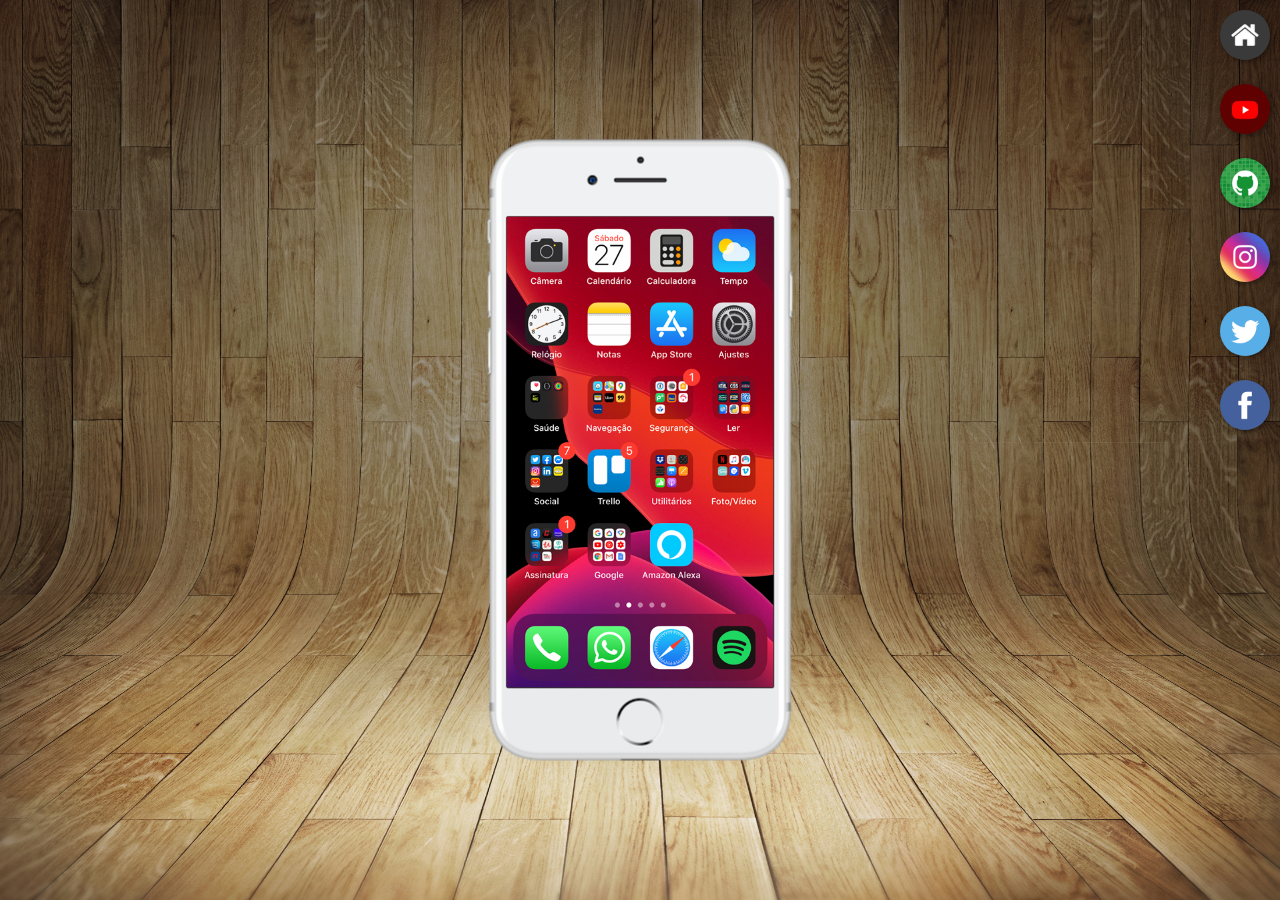
<file: index.html>
<!DOCTYPE html>
<html lang="pt-br">
<head>
    <meta charset="UTF-8">
    <meta name="viewport" content="width=device-width, initial-scale=1.0">
    <link rel="shortcut icon" href="favicon.ico" type="image/x-icon">
    <link rel="stylesheet" href="estilos/style.css">
    <title>Projeto Redes Socias</title>
</head>
<body>
    <main>
        <section id="telefone">
            <iframe src="home.html" name="tela" id="tela" frameborder="0">
                Seu navegador não é compatível com isso.
            </iframe>
        </section>
        <section id="redes-sociais">
            <a href="home.html" target="tela"> <img src="imagens/logo-home.jpg" alt="Home"></a> <br>
            <a href="youtube.html" target="tela"> <img src="imagens/logo-youtube.jpg" alt="youtube"></a> <br>
            <a href="github.html" target="tela"><img src="imagens/logo-github.jpg" alt="github"></a> <br>
            <a href="instagram.html" target="tela"><img src="imagens/logo-instagram.jpg" alt="instagram"></a> <br>
            <a href="twitter.html" target="tela"><img src="imagens/logo-twitter.jpg" alt="twitter"></a> <br>
            <a href="facebook.html" target="tela"><img src="imagens/logo-facebook.jpg" alt="facebook"></a>
        </section>
    </main>
</body>
</html>
</file>
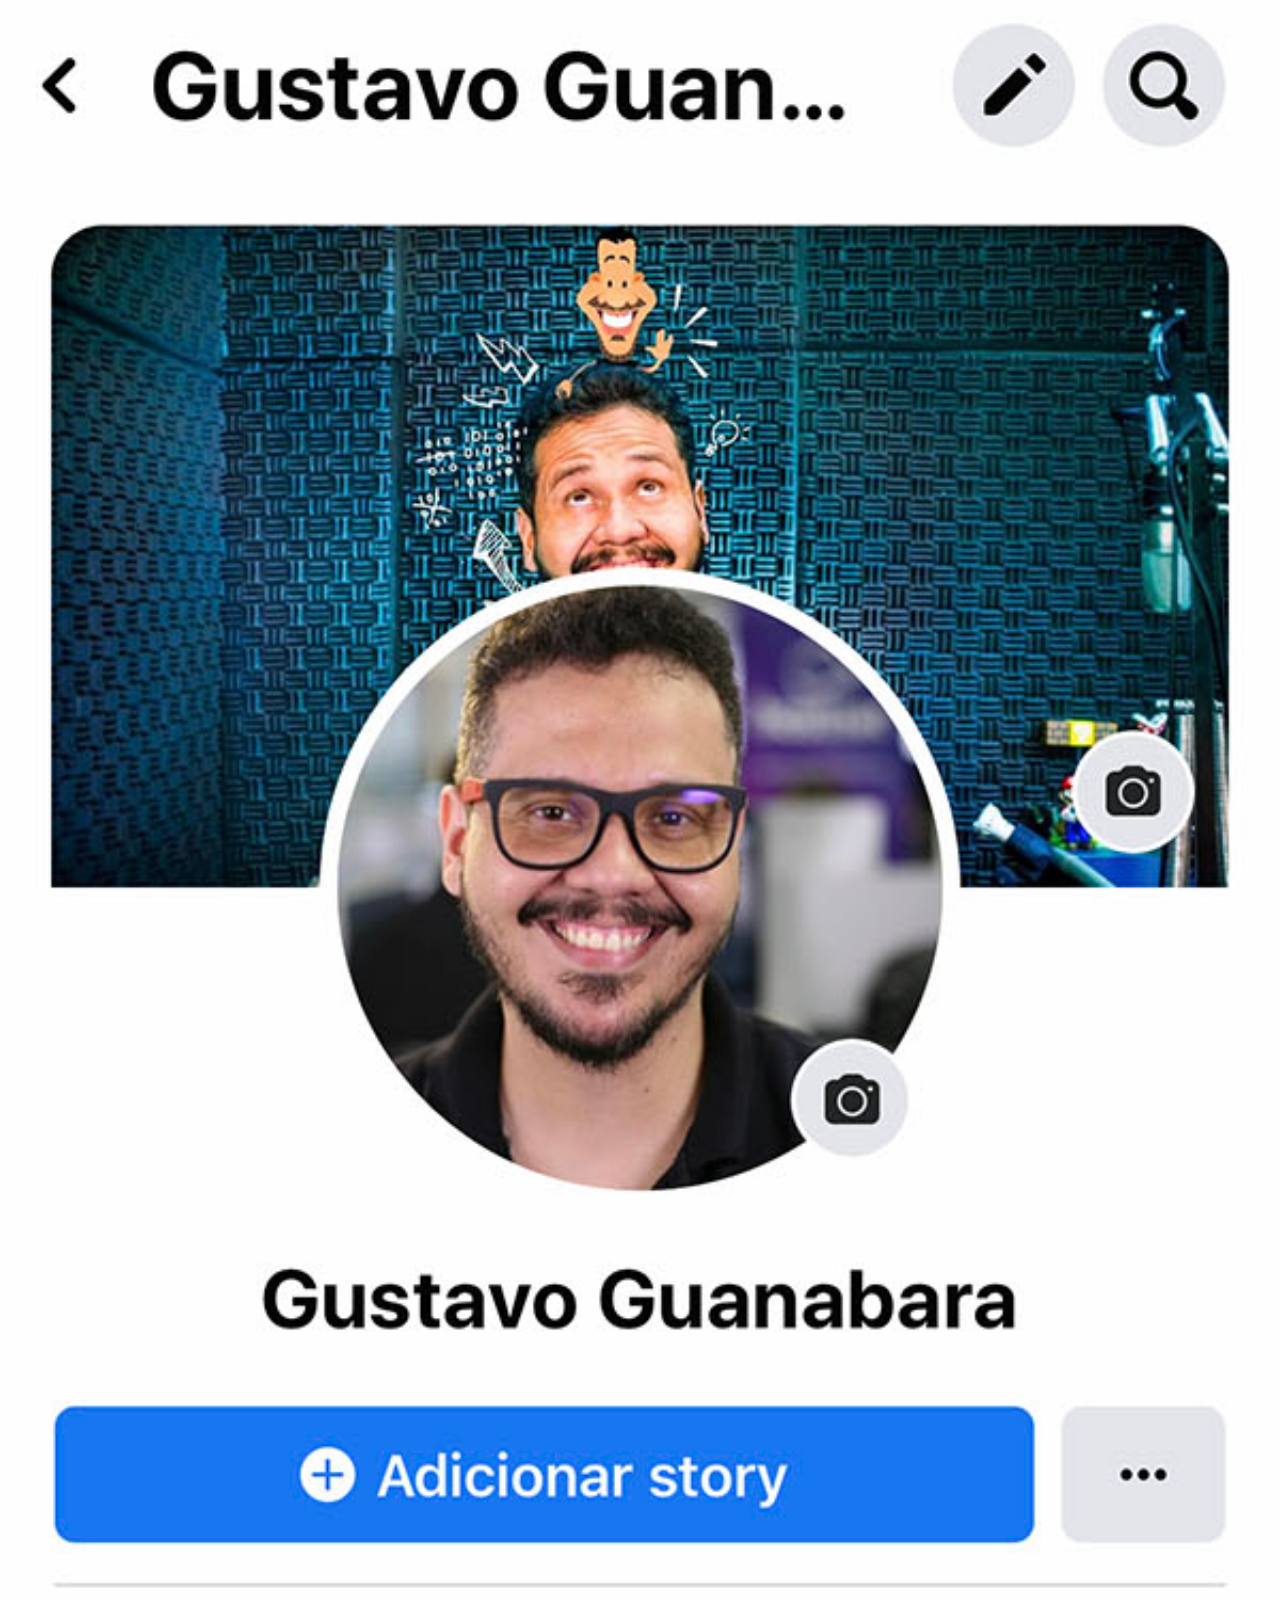
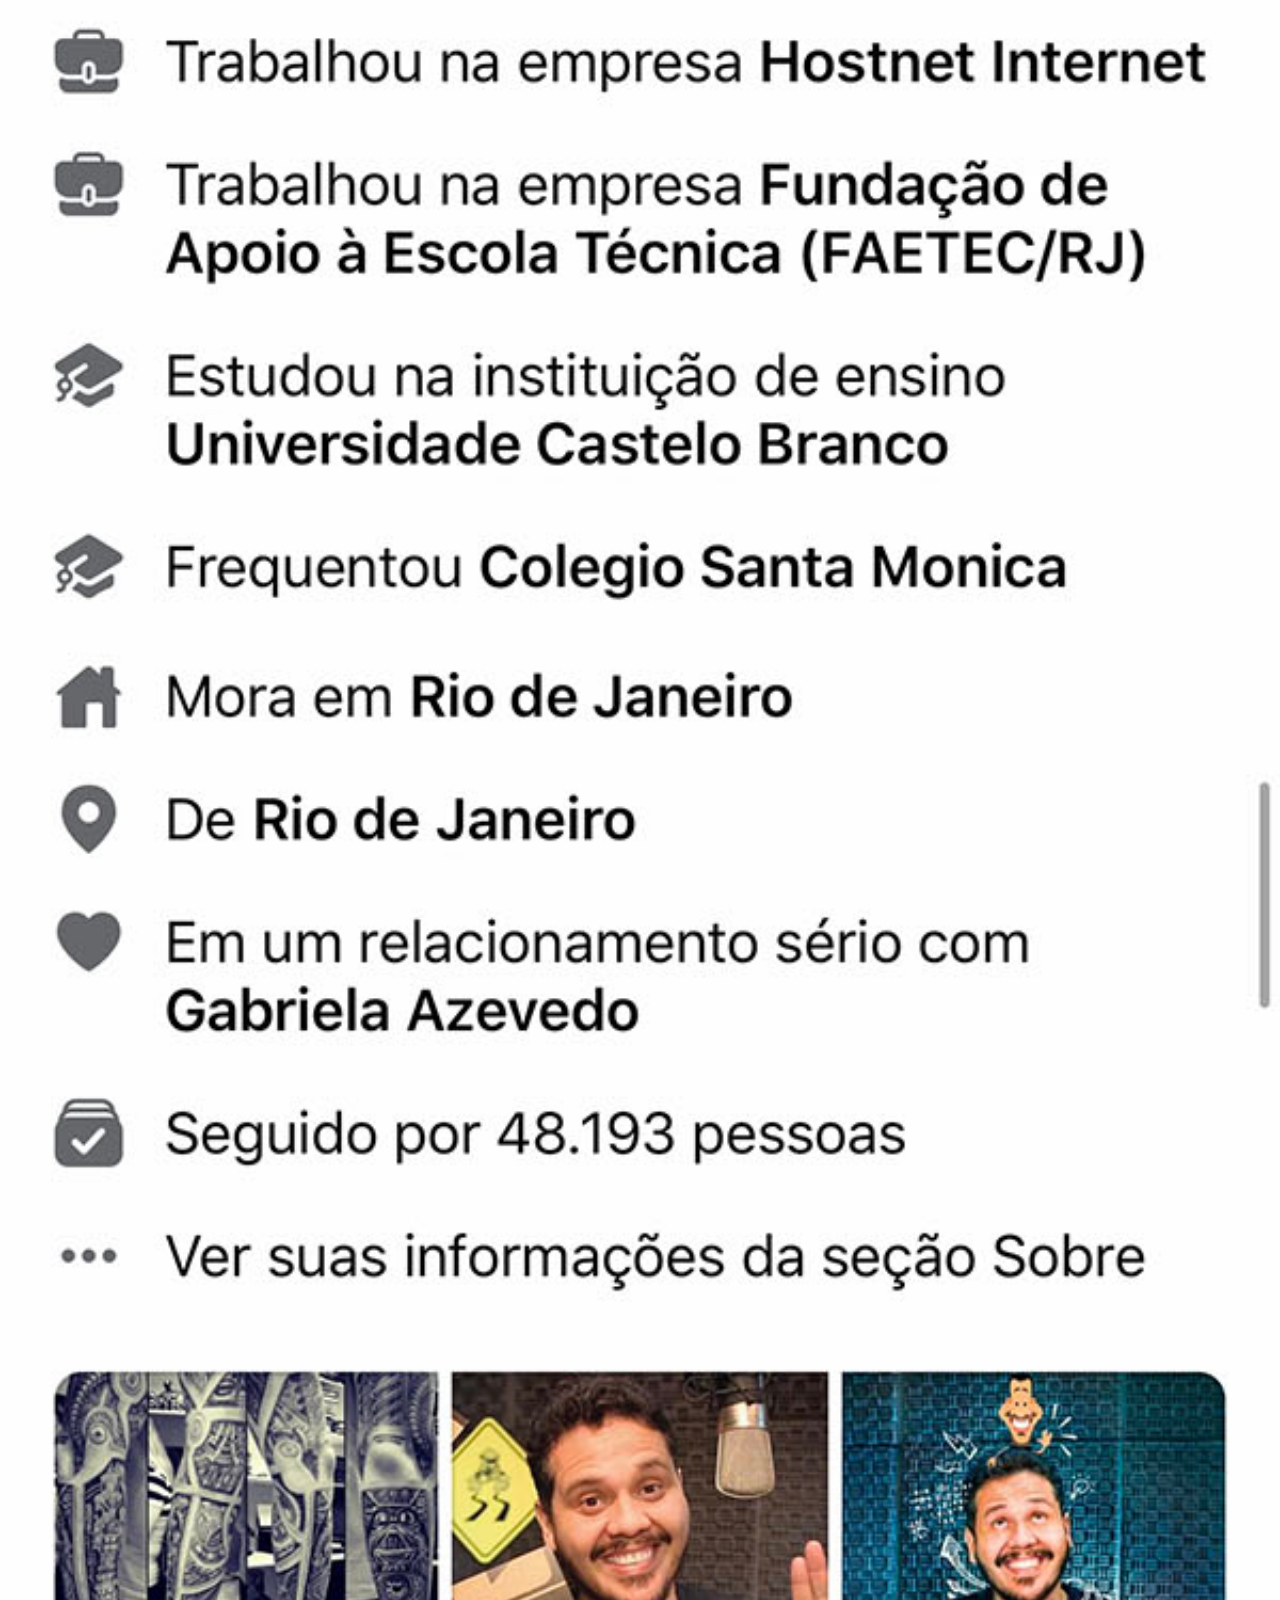
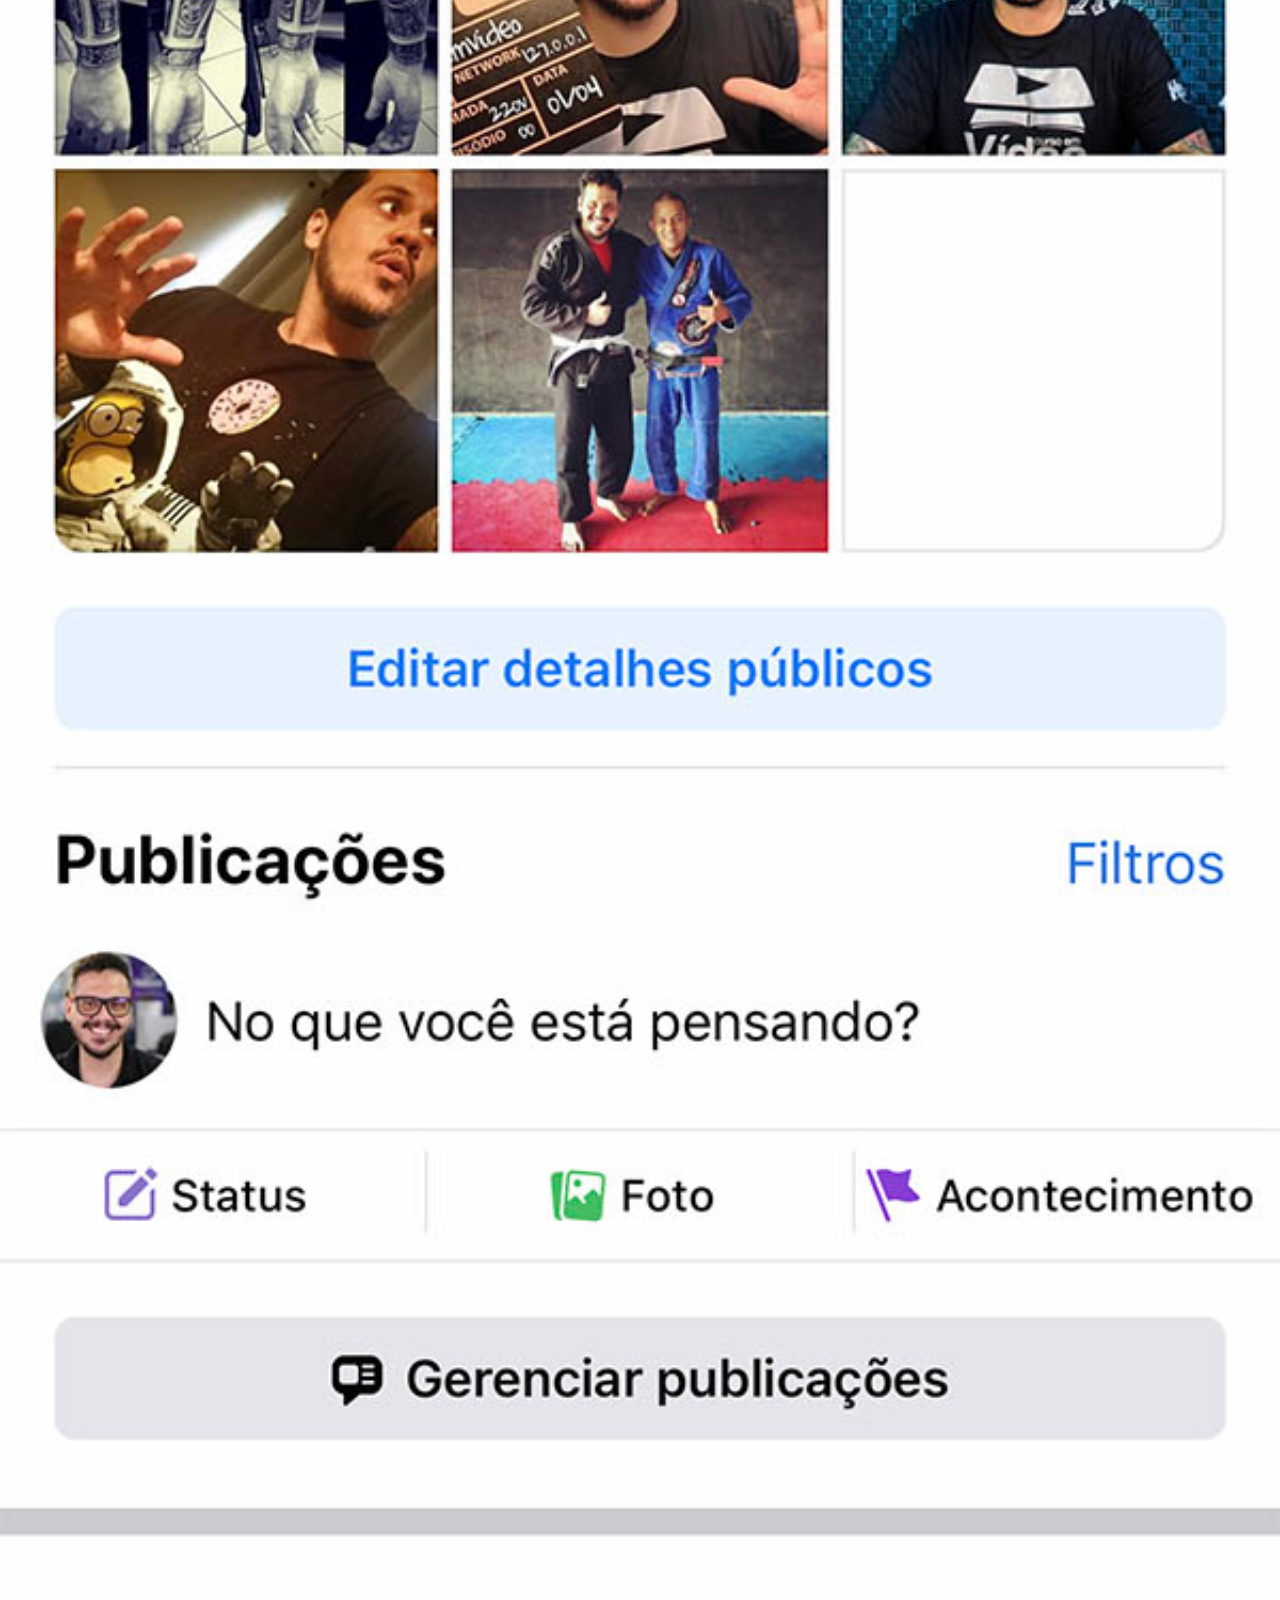
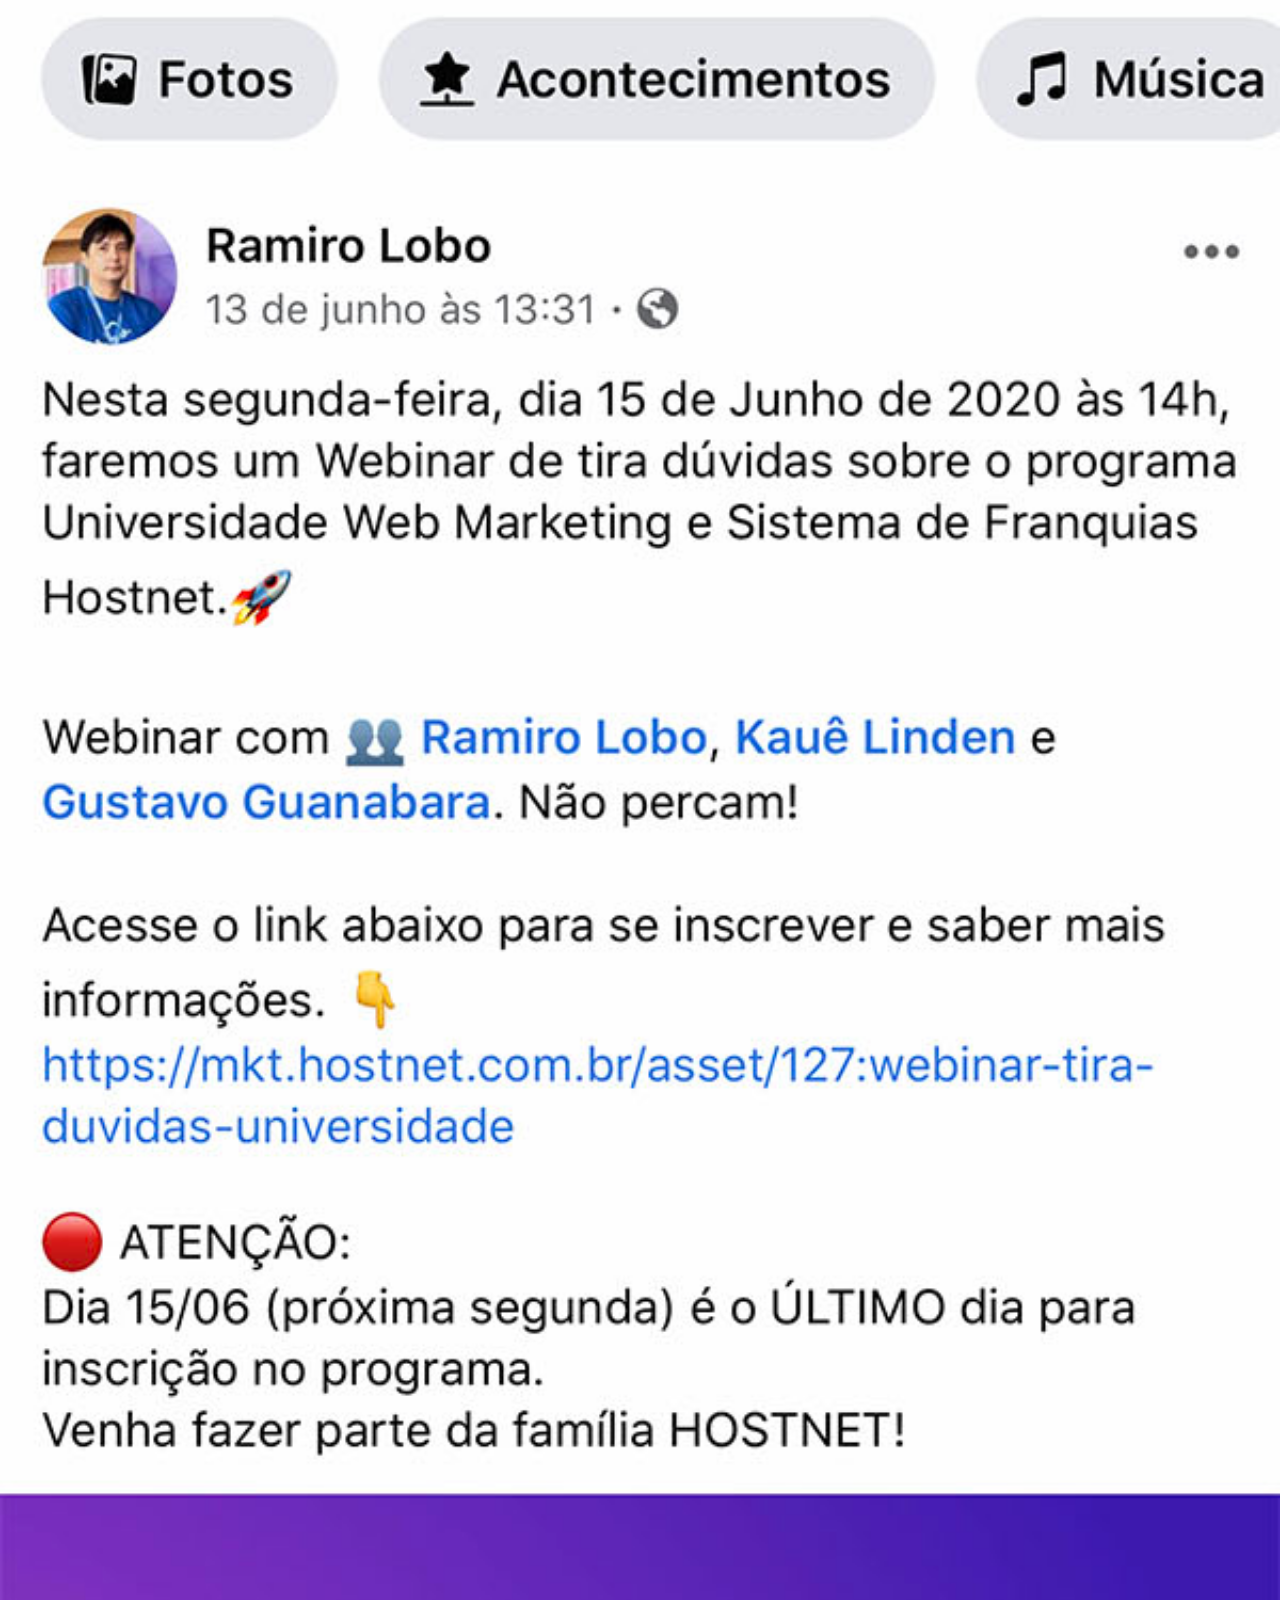
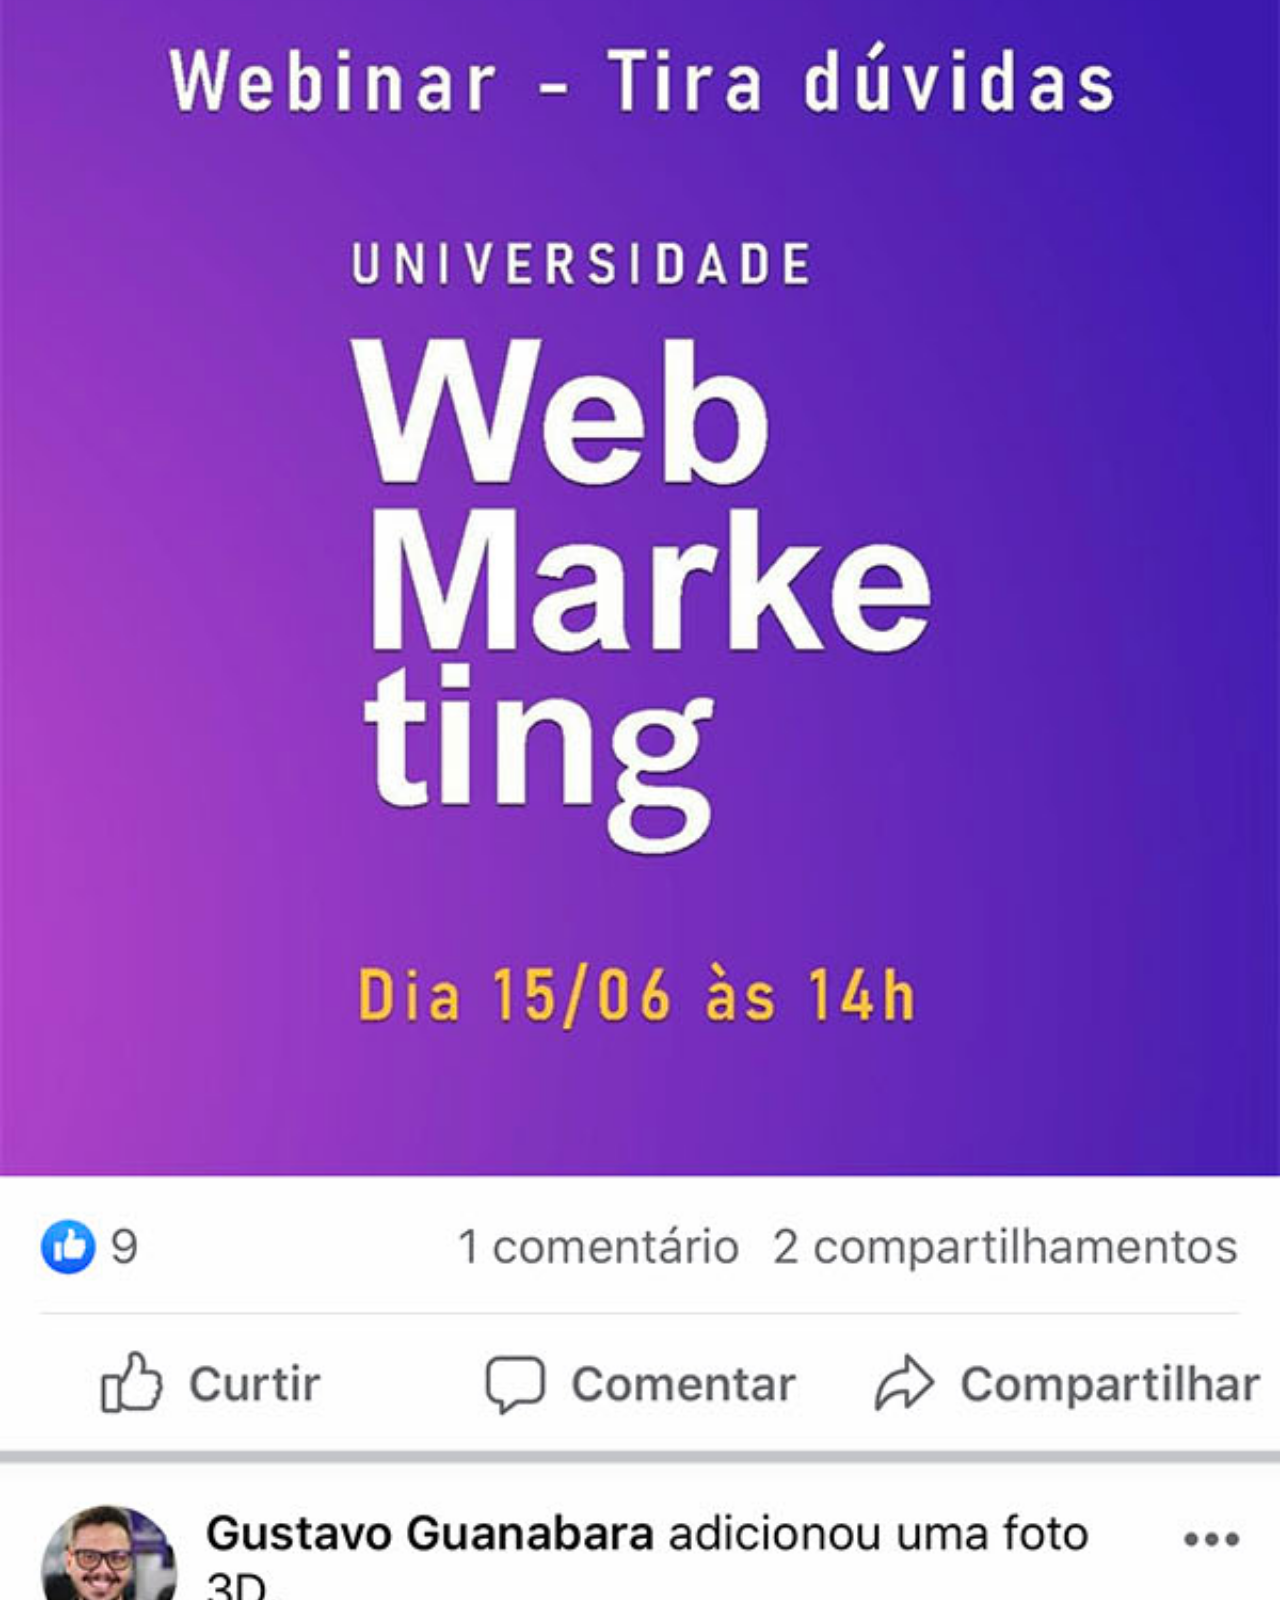
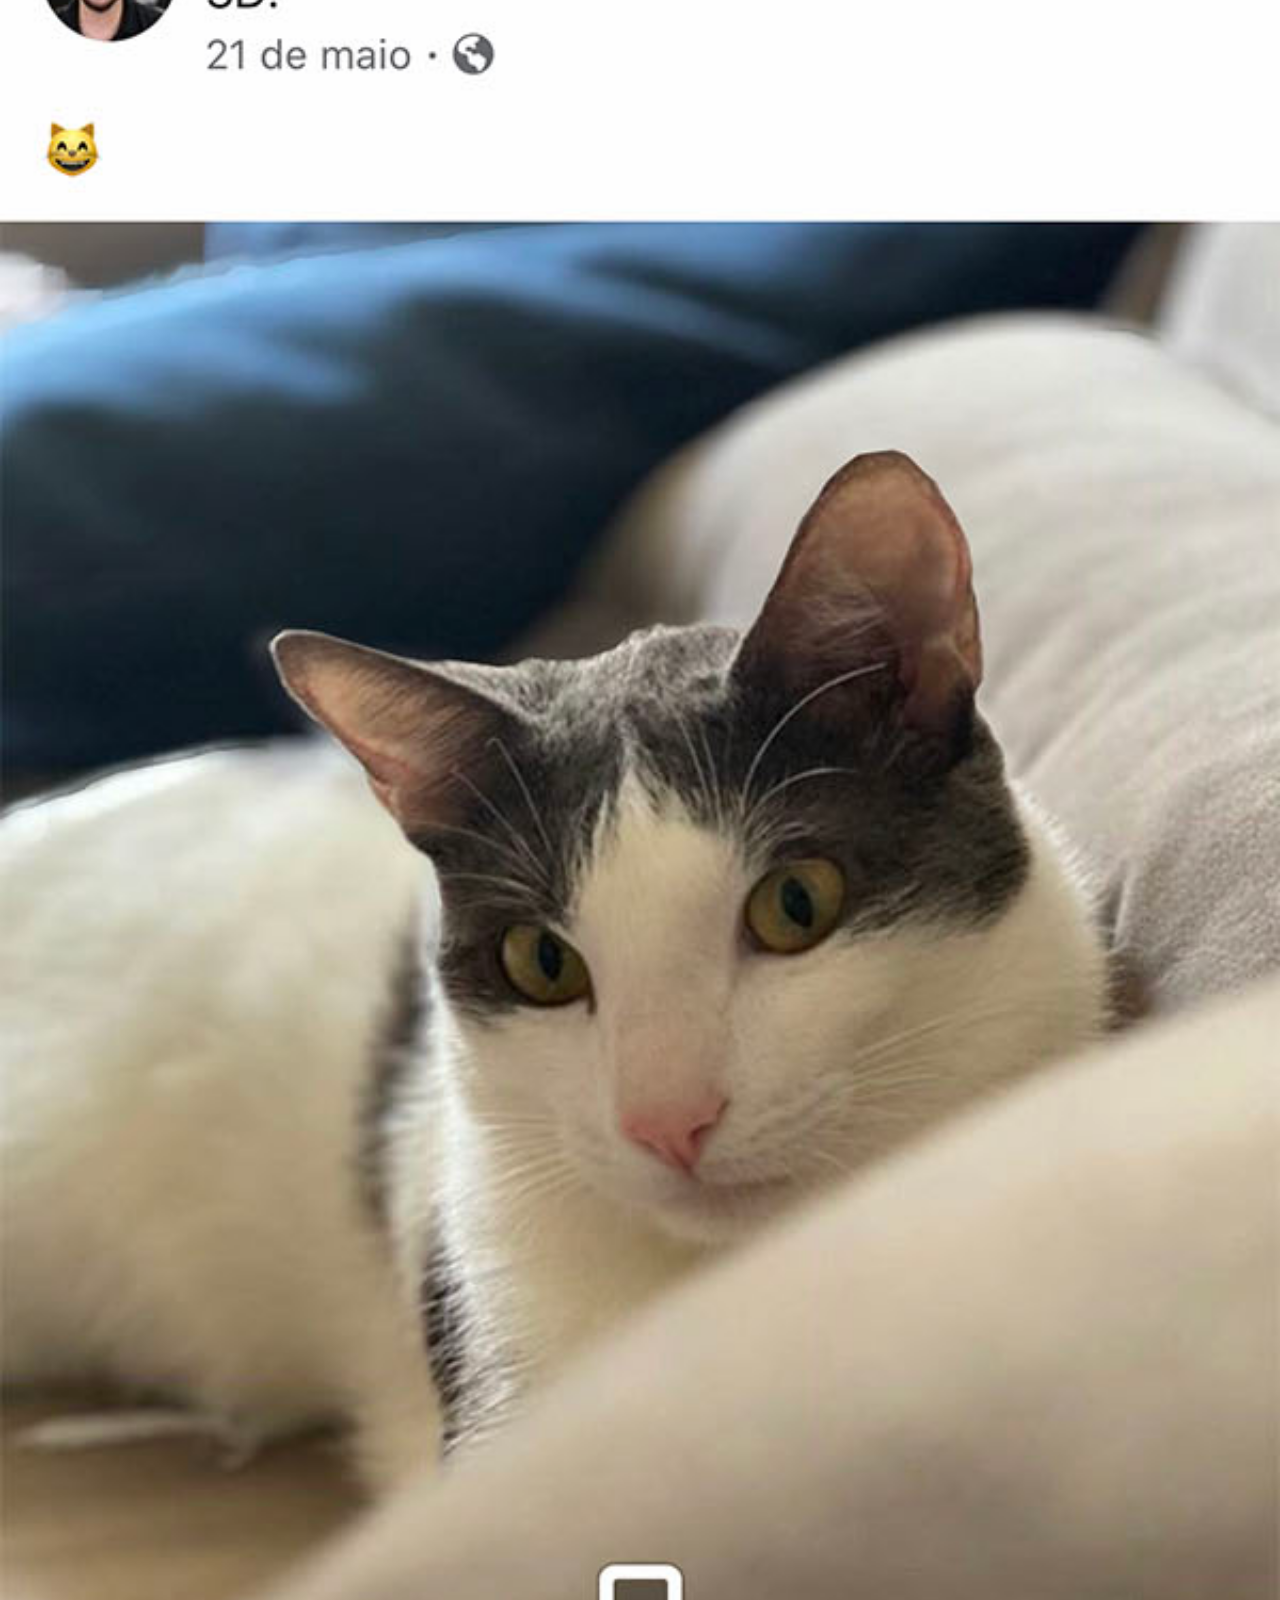
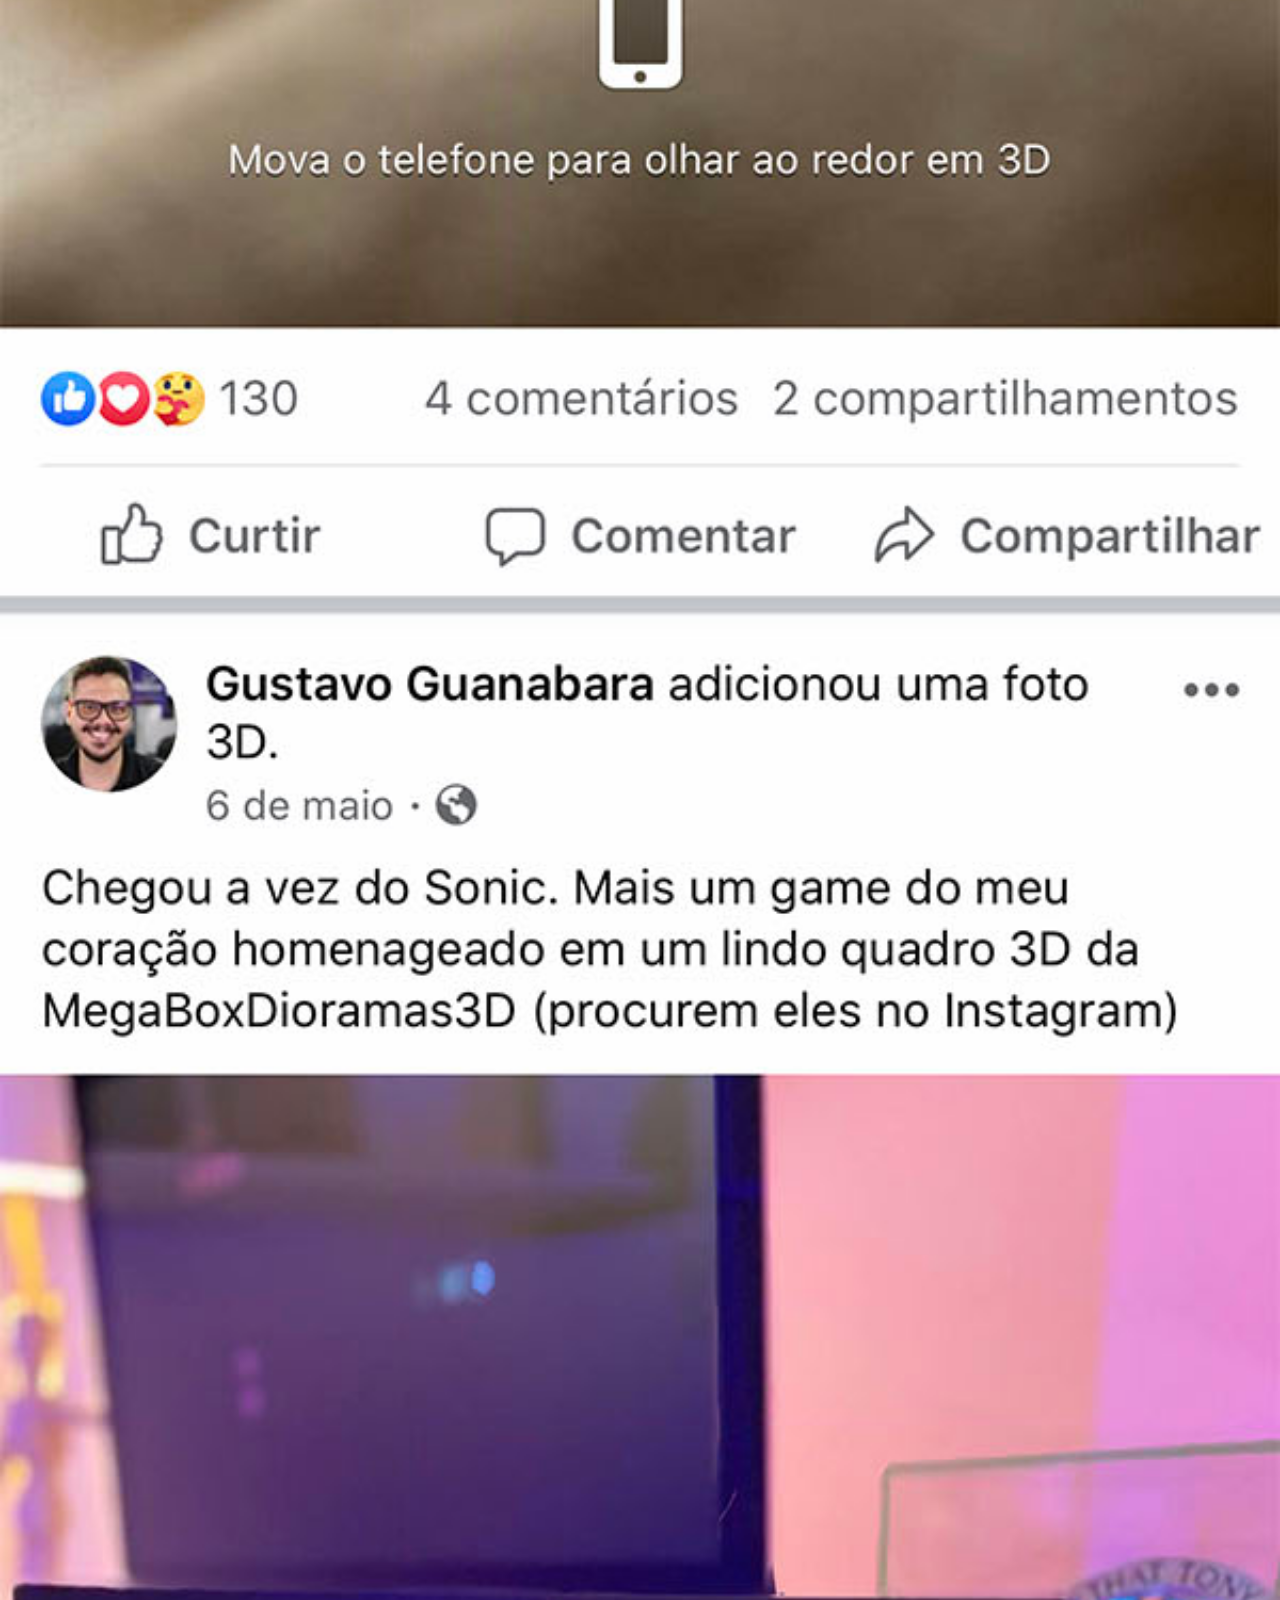
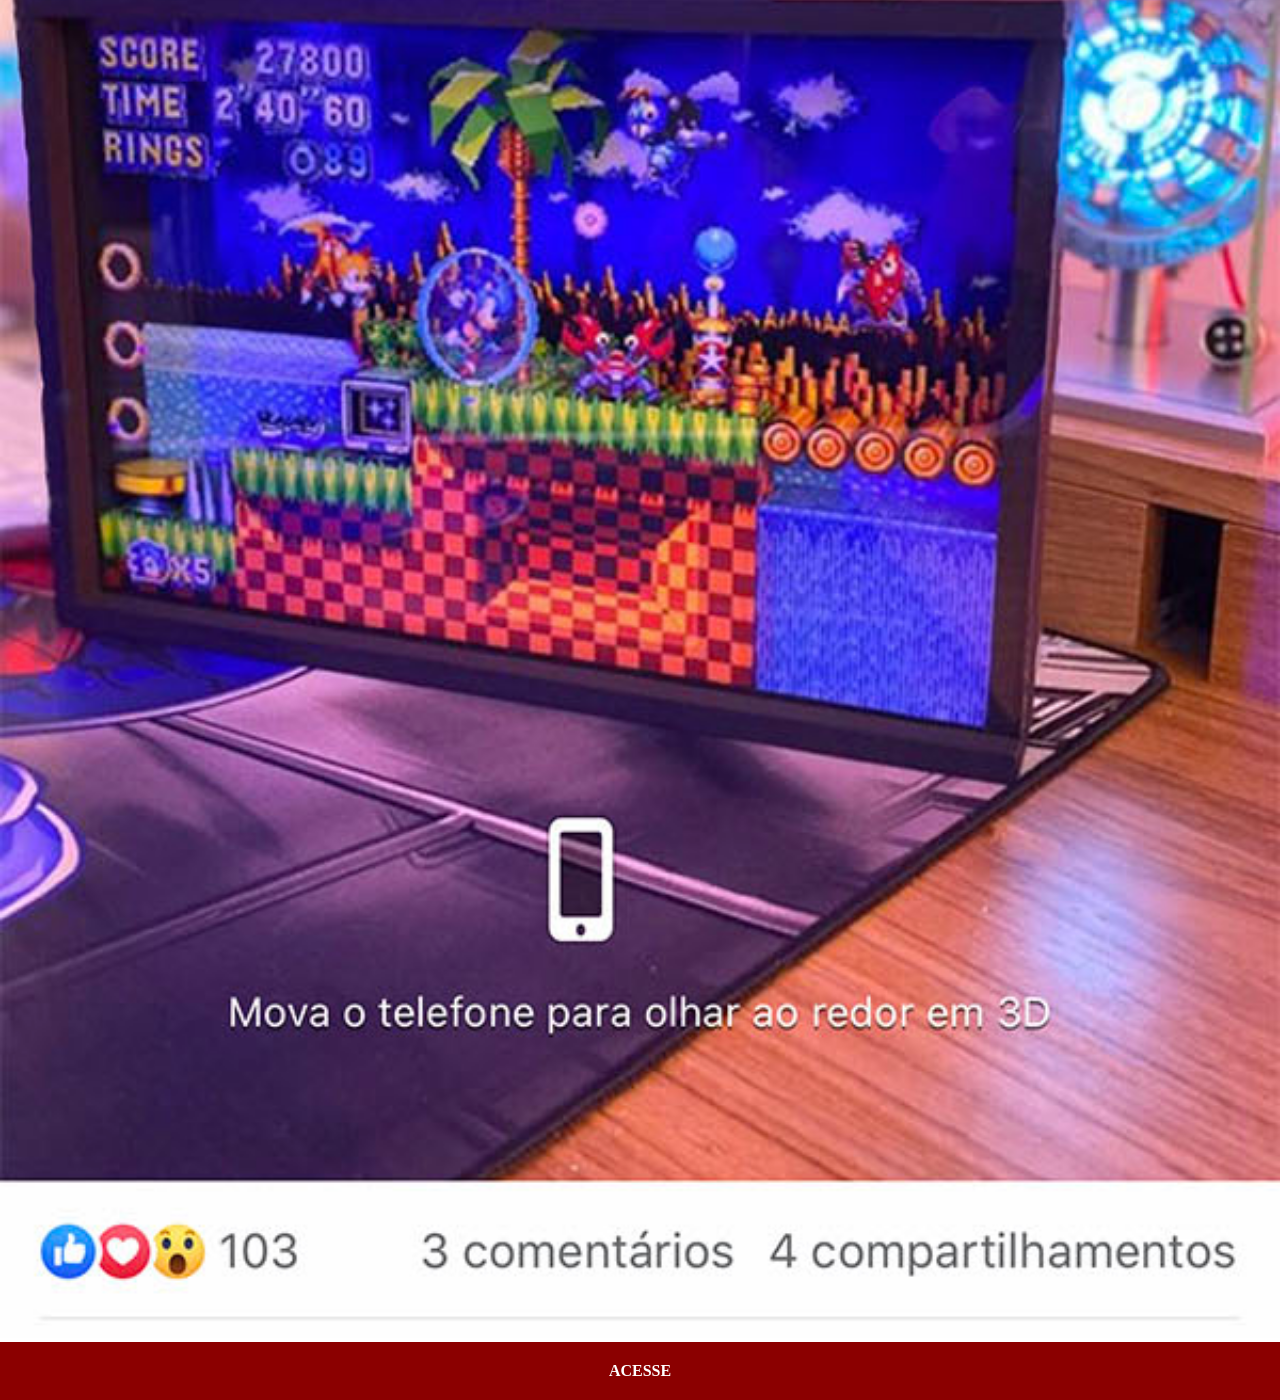
<file: facebook.html>
<!DOCTYPE html>
<html lang="pt-br">
<head>
    <meta charset="UTF-8">
    <meta name="viewport" content="width=device-width, initial-scale=1.0">
    <link rel="stylesheet" href="estilos/social.css">
    <title>Facebook</title>
</head>
<body>
    <img src="imagens/tela-facebook.jpg" alt="Facebook">
    <a href="https://www.facebook.com/gustavoguanabara/?igsh=MWtqdG9nMGFpam90aA%3D%3D">ACESSE</a>
</body>
</html>
</file>
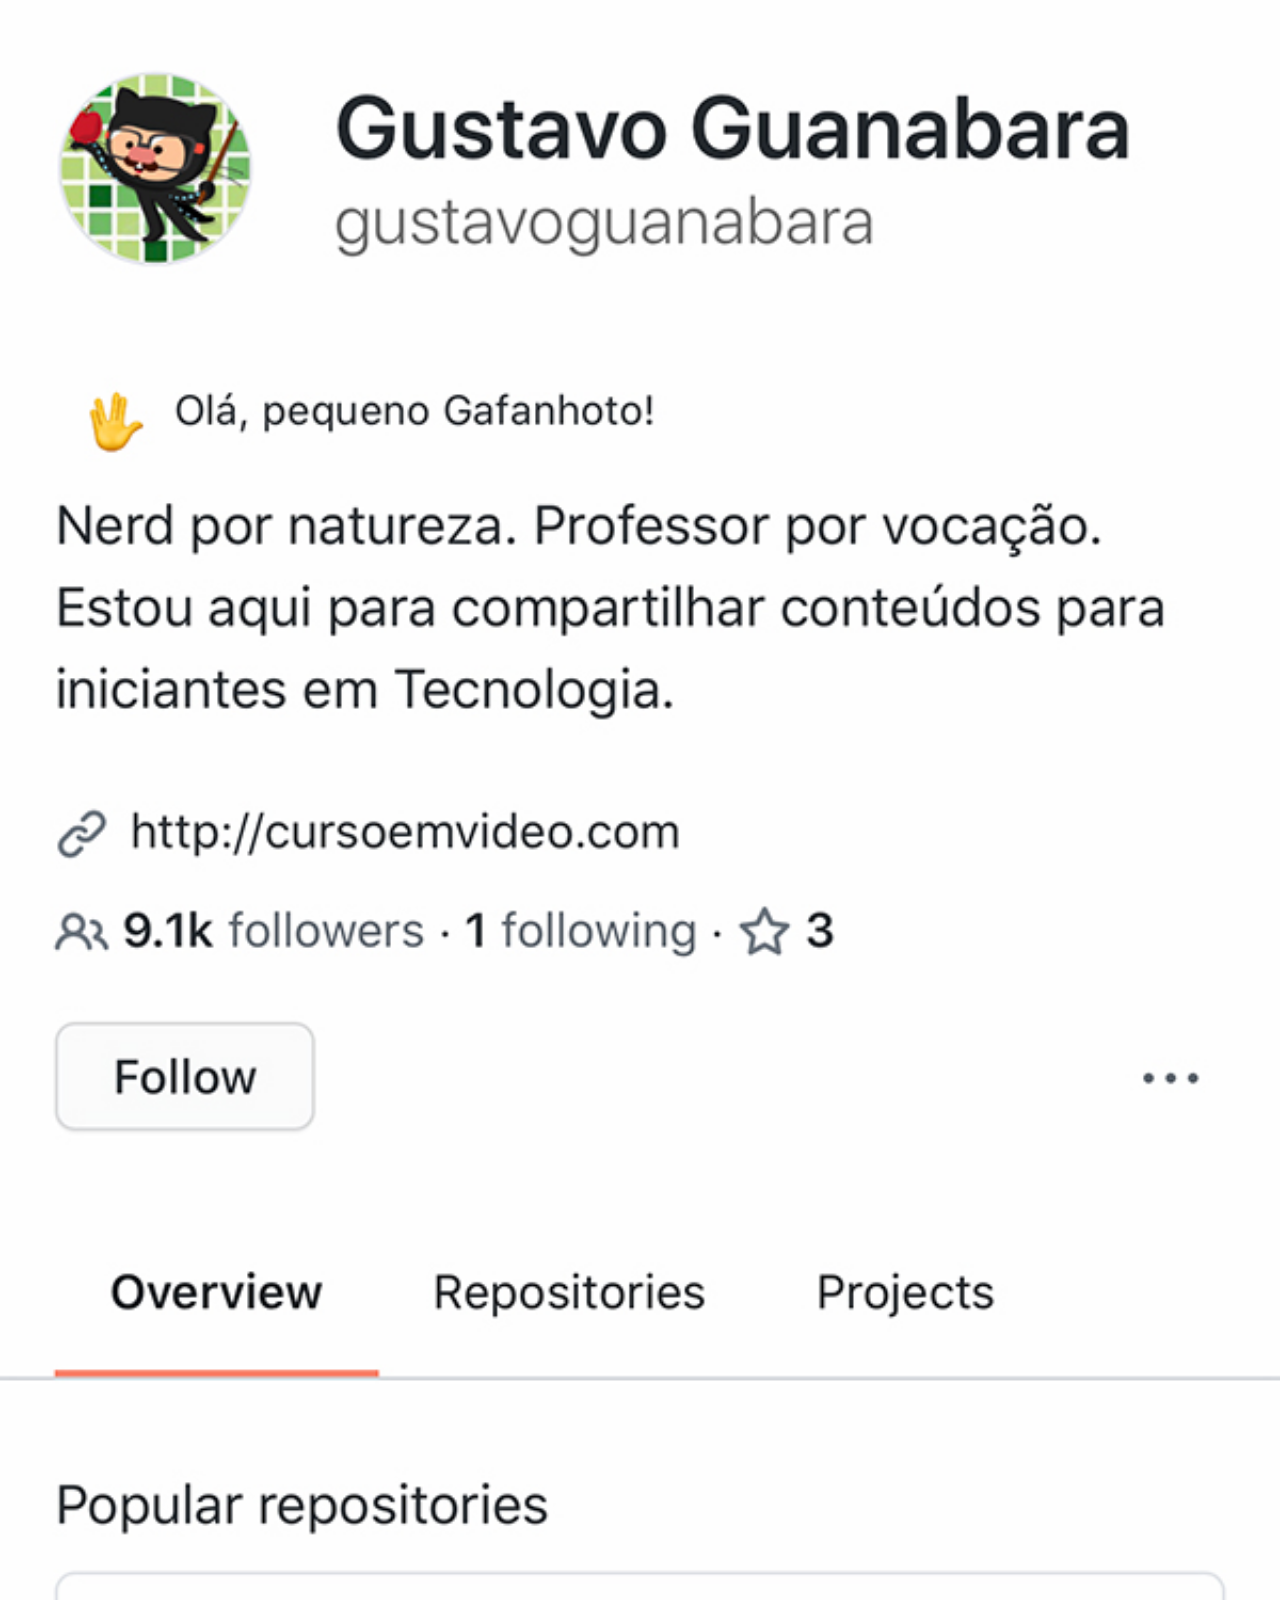
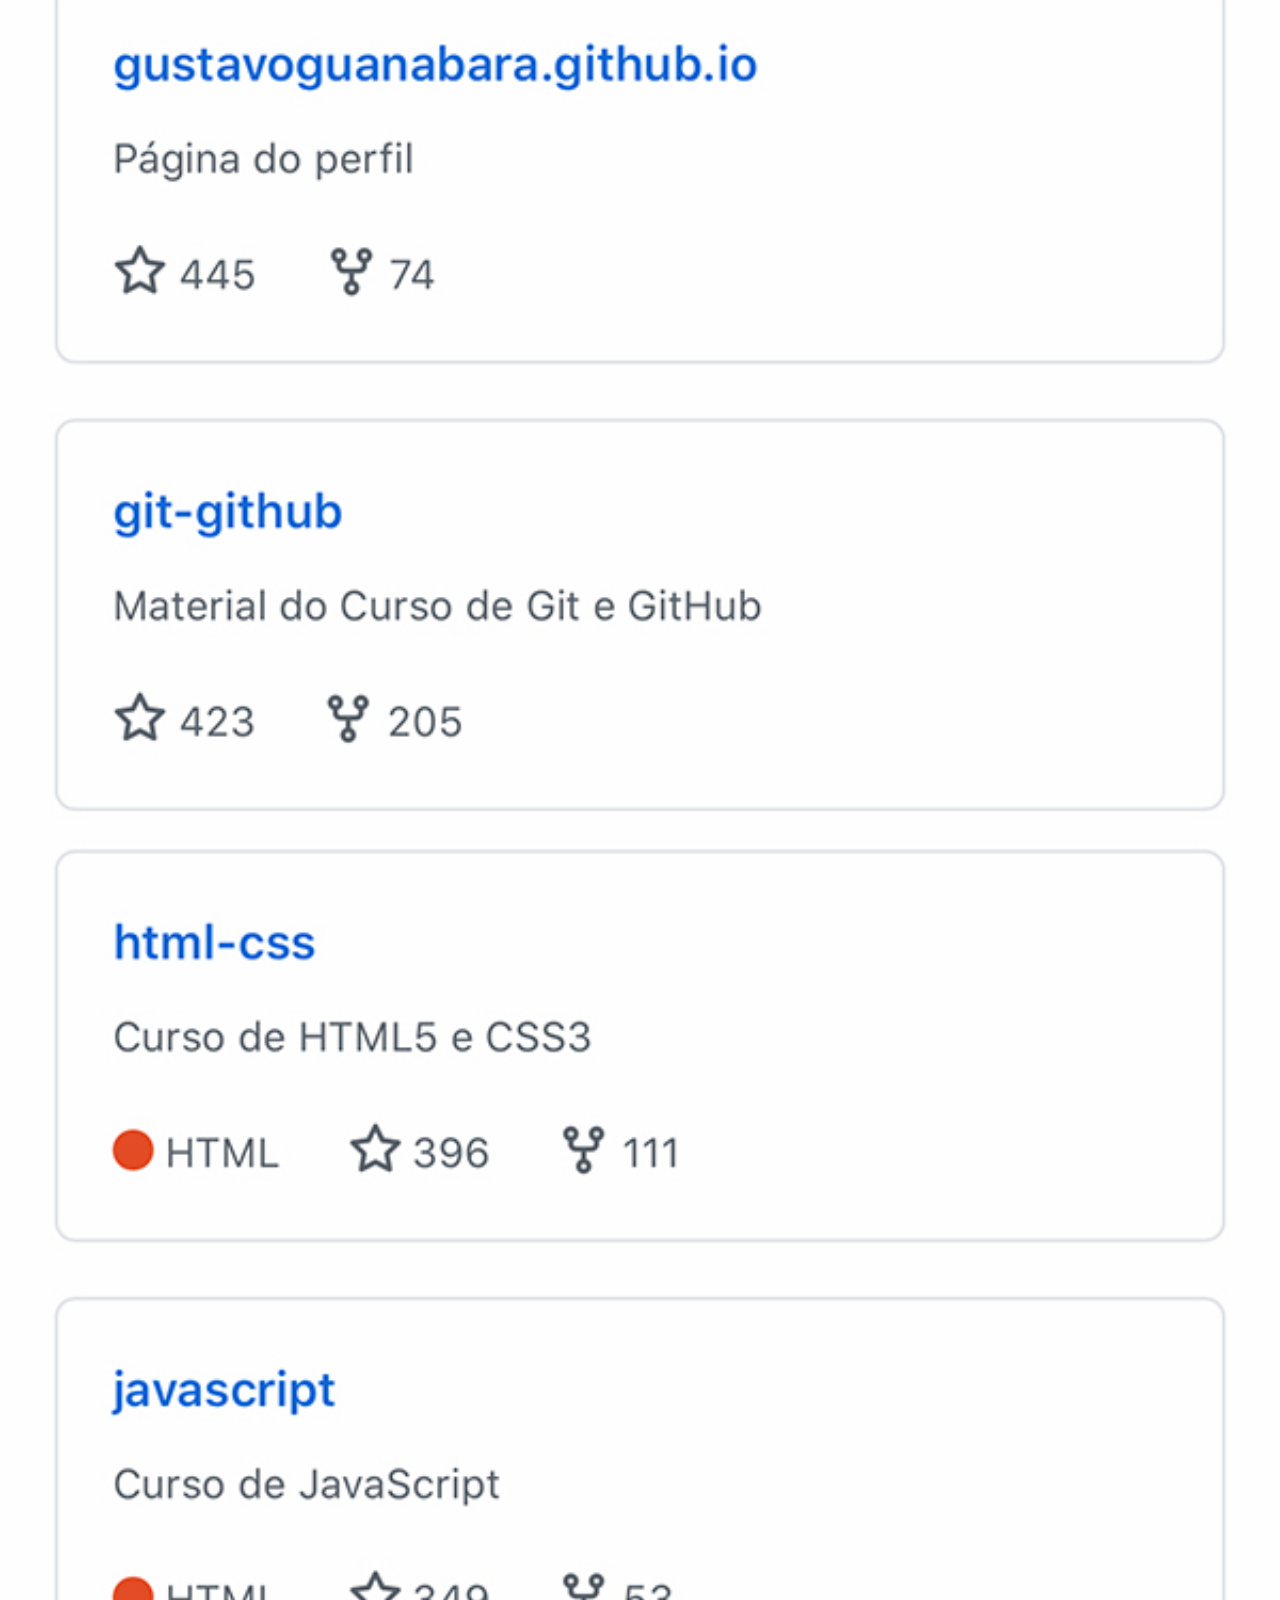
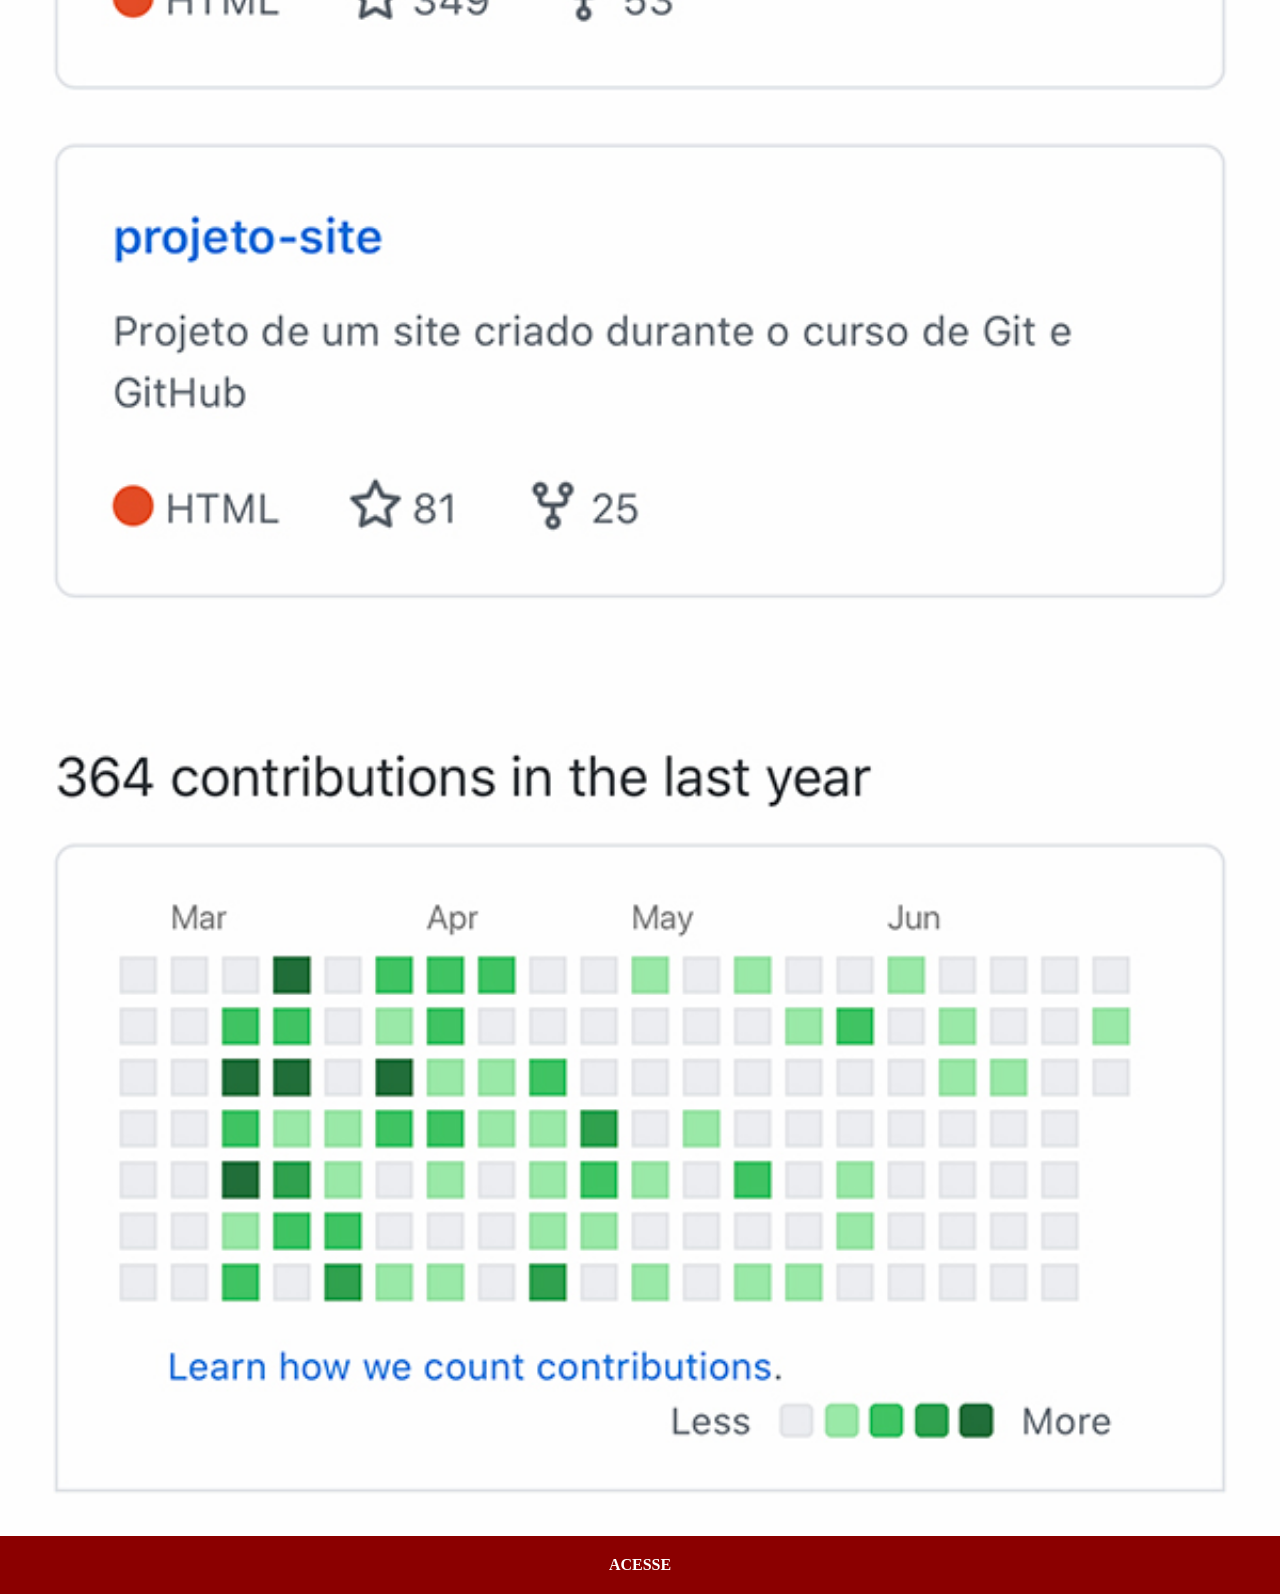
<file: github.html>
<!DOCTYPE html>
<html lang="pt-br">
<head>
    <meta charset="UTF-8">
    <meta name="viewport" content="width=device-width, initial-scale=1.0">
    <link rel="stylesheet" href="estilos/social.css">
    <title>GitHub</title>
</head>
<body>
    <img src="imagens/tela-github.jpg" alt="GitHub">
    <a href="https://github.com/gustavoguanabara">ACESSE</a>
</body>
</html>
</file>
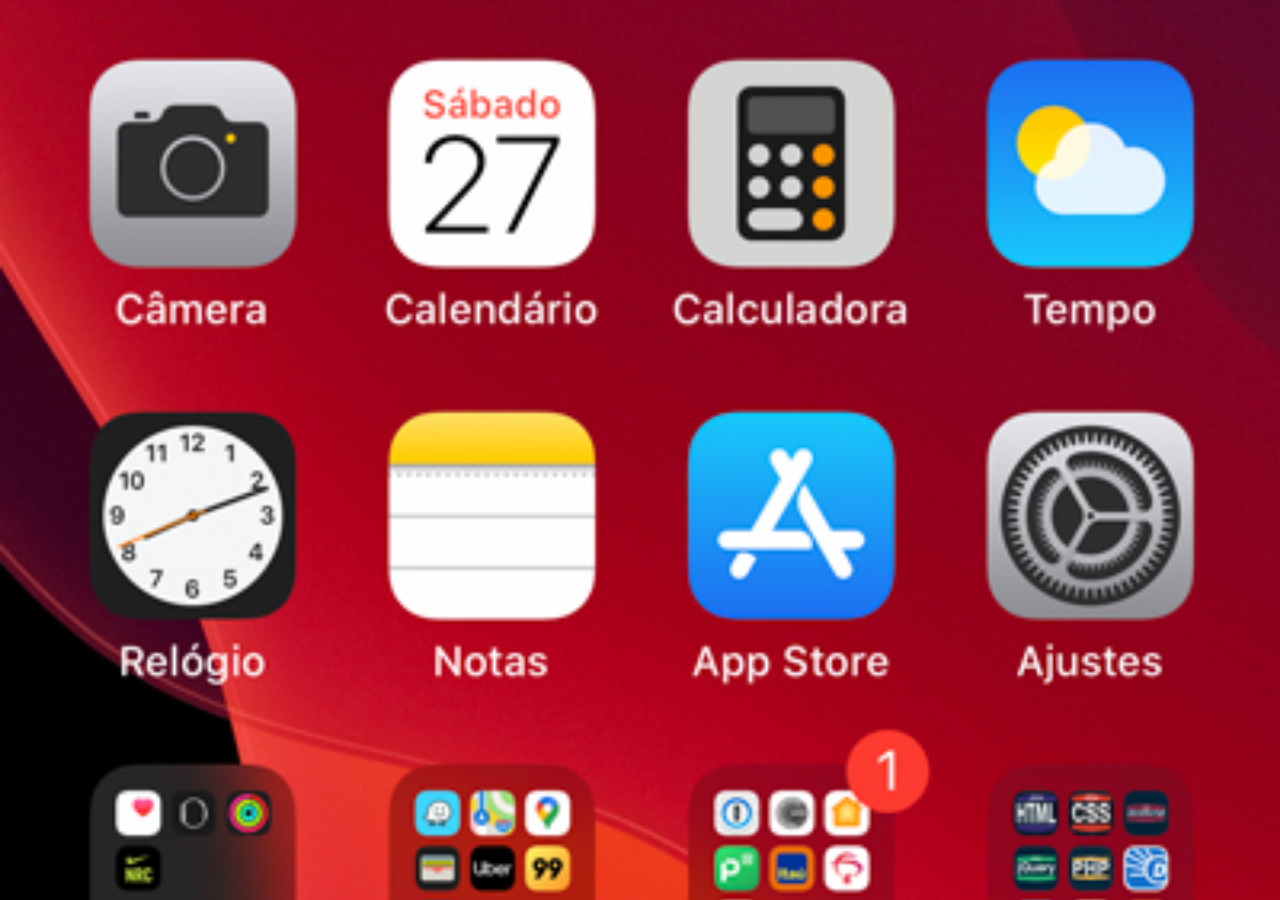
<file: home.html>
<!DOCTYPE html>
<html lang="pt-br">
<head>
    <meta charset="UTF-8">
    <meta name="viewport" content="width=device-width, initial-scale=1.0">
    <title>Home</title>
</head>
<style>
    * {
        margin: 0px;
        padding: 0px;
    }

    body {
        width: 100vw;
        height: 100vh;
        background: black url(imagens/tela-home.jpg) no-repeat top center;
        background-size: cover;
    }
</style>
<body>
    
</body>
</html>
</file>
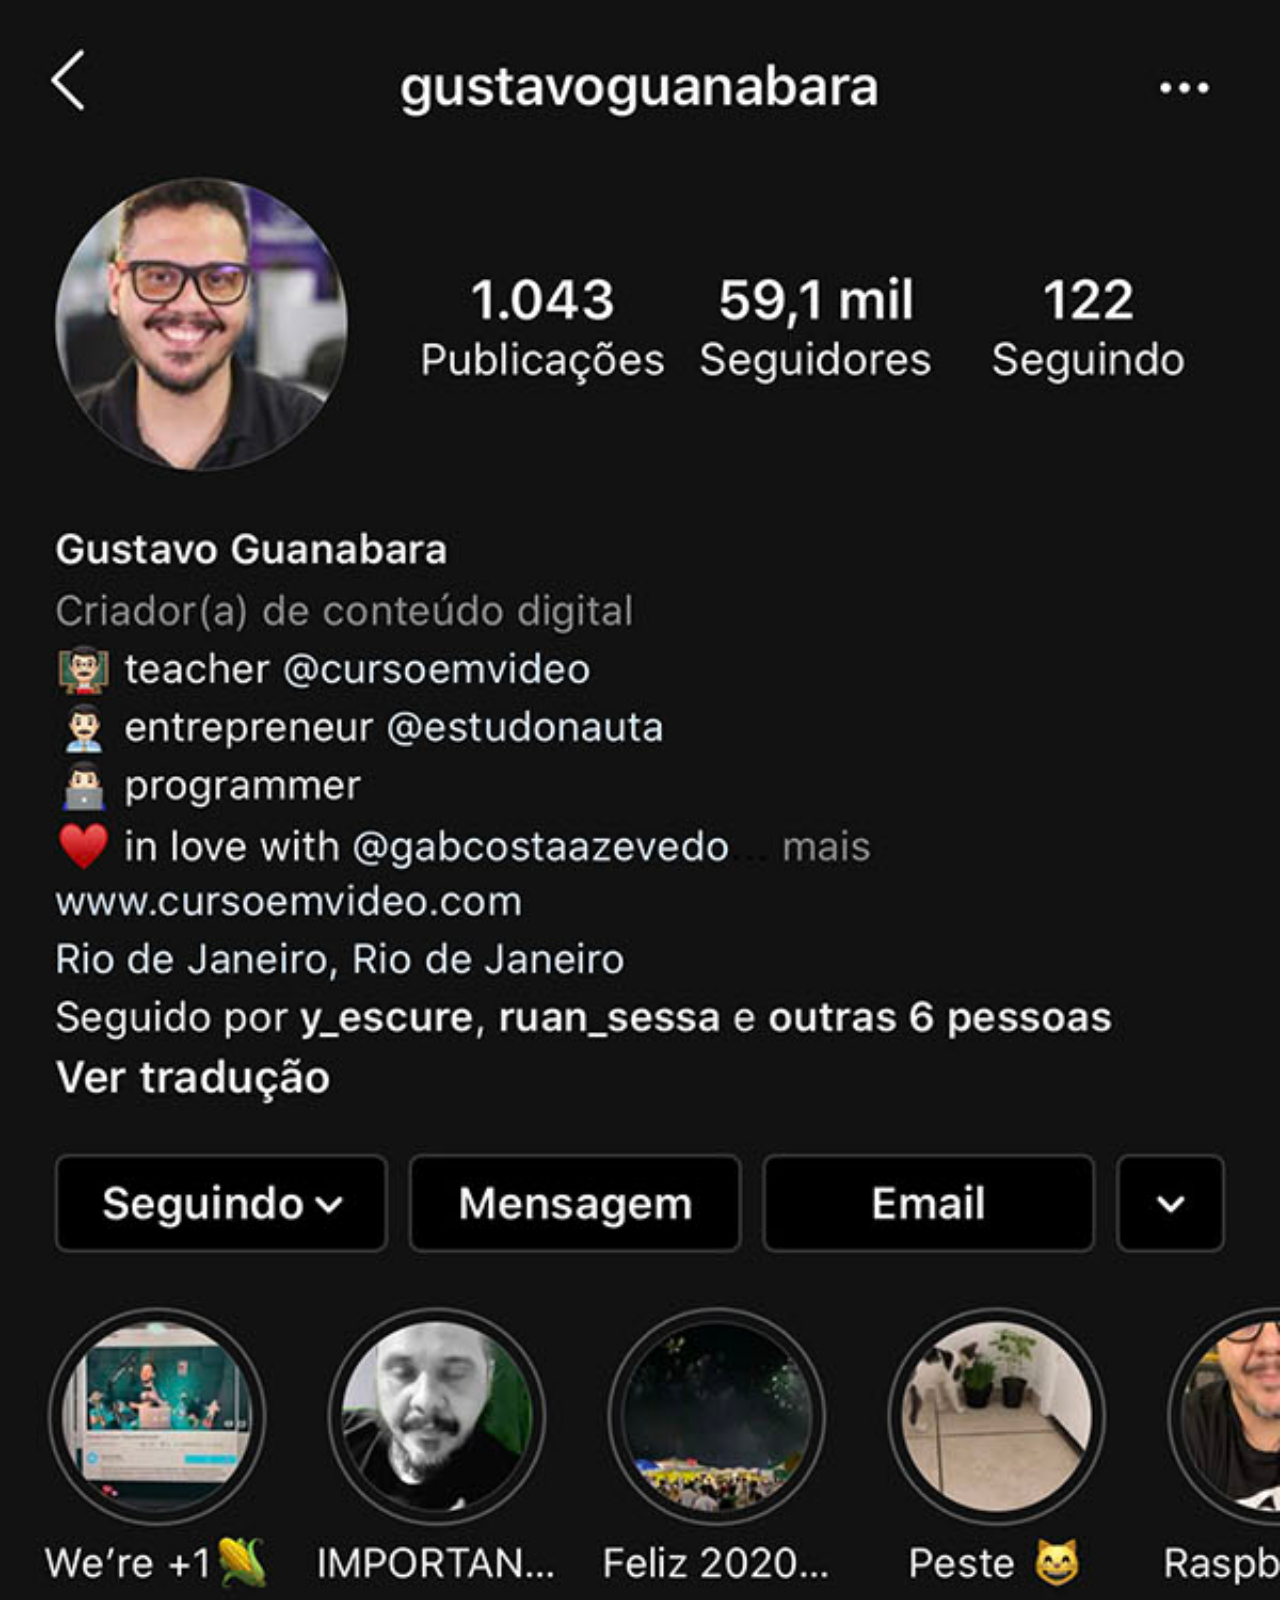
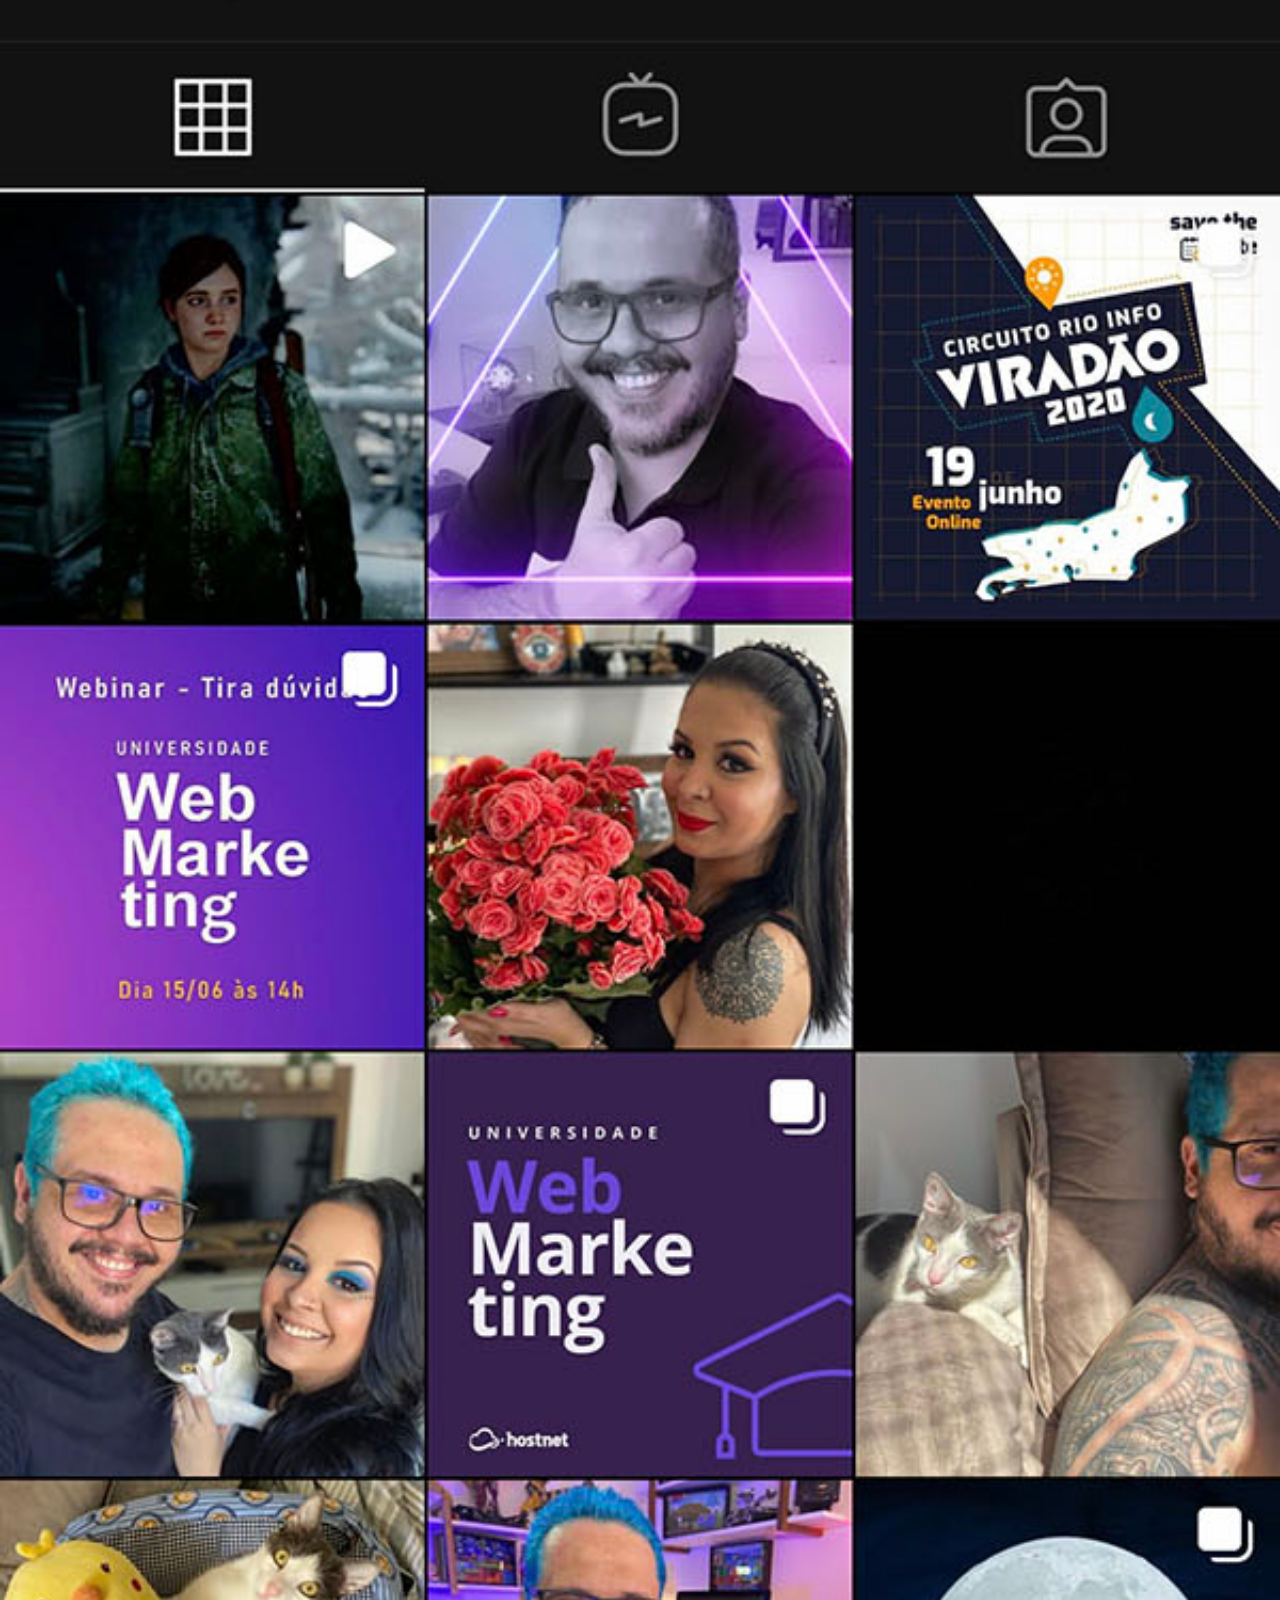
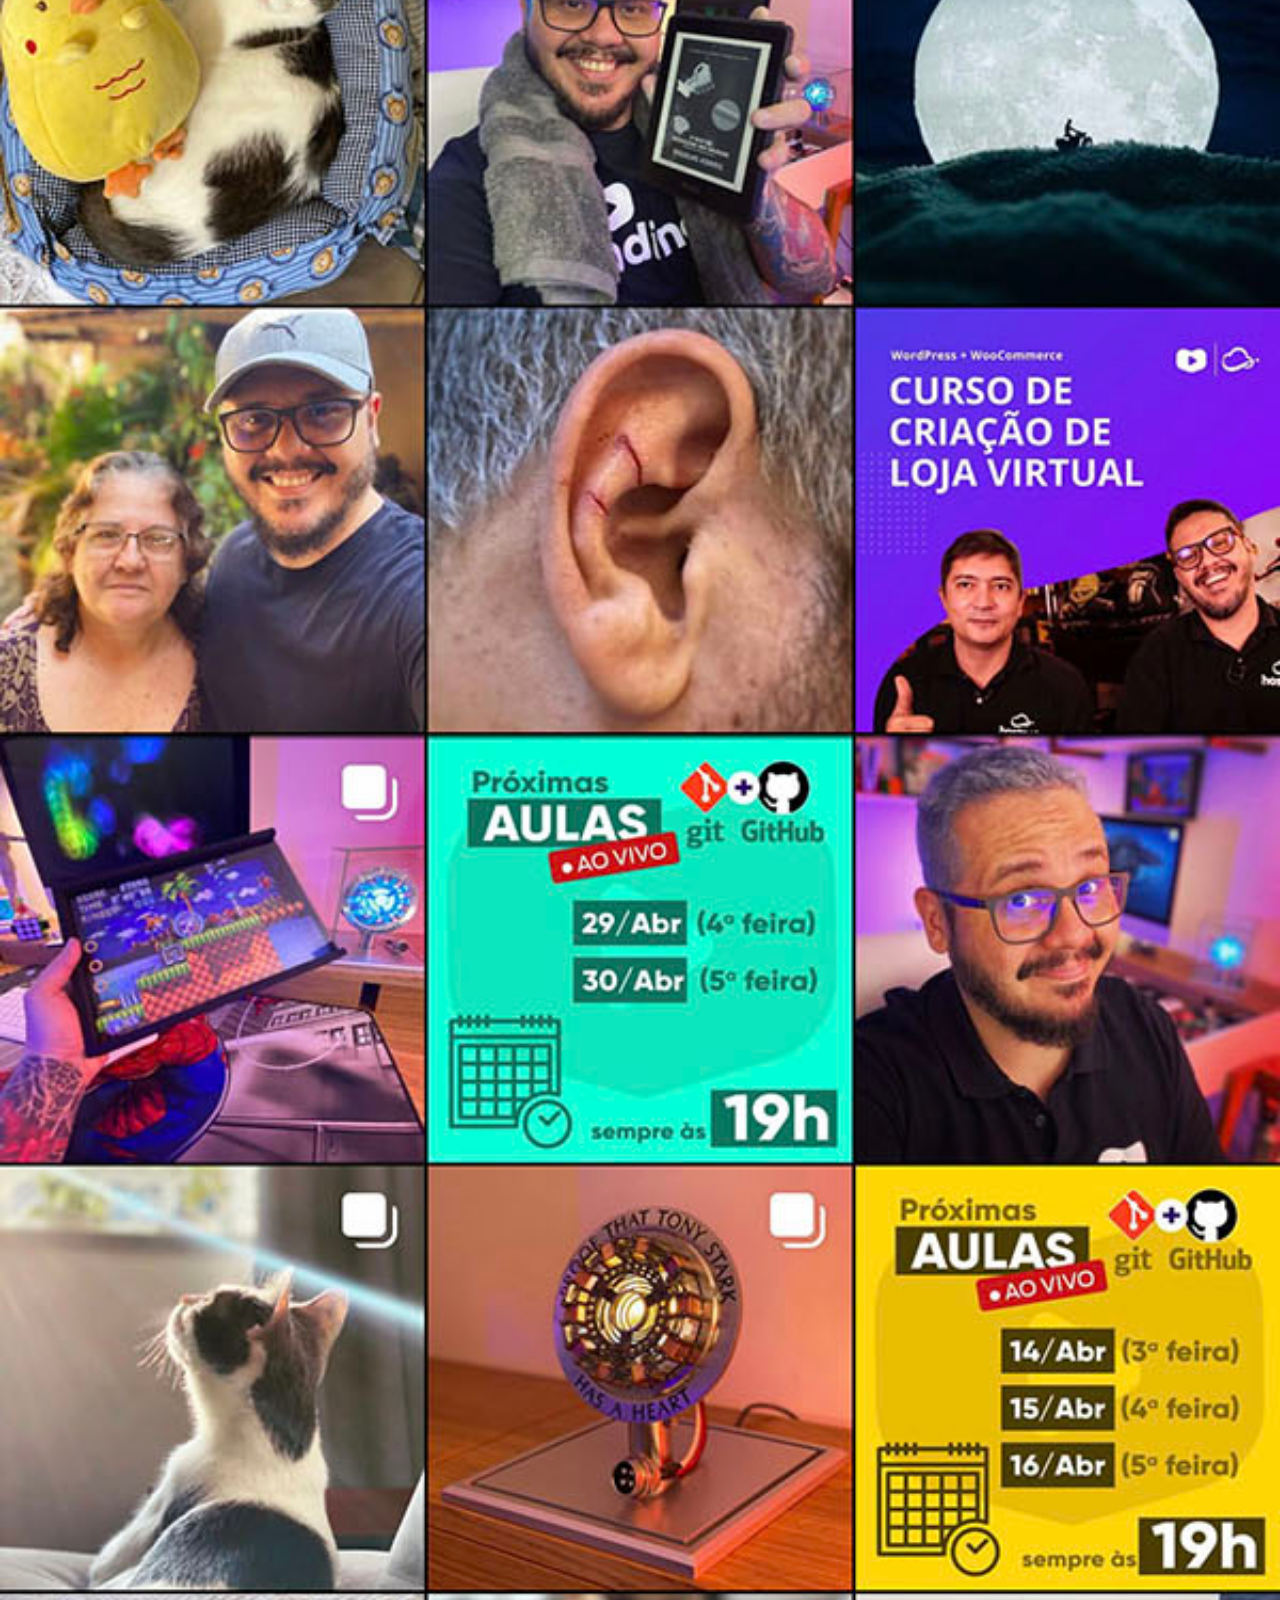
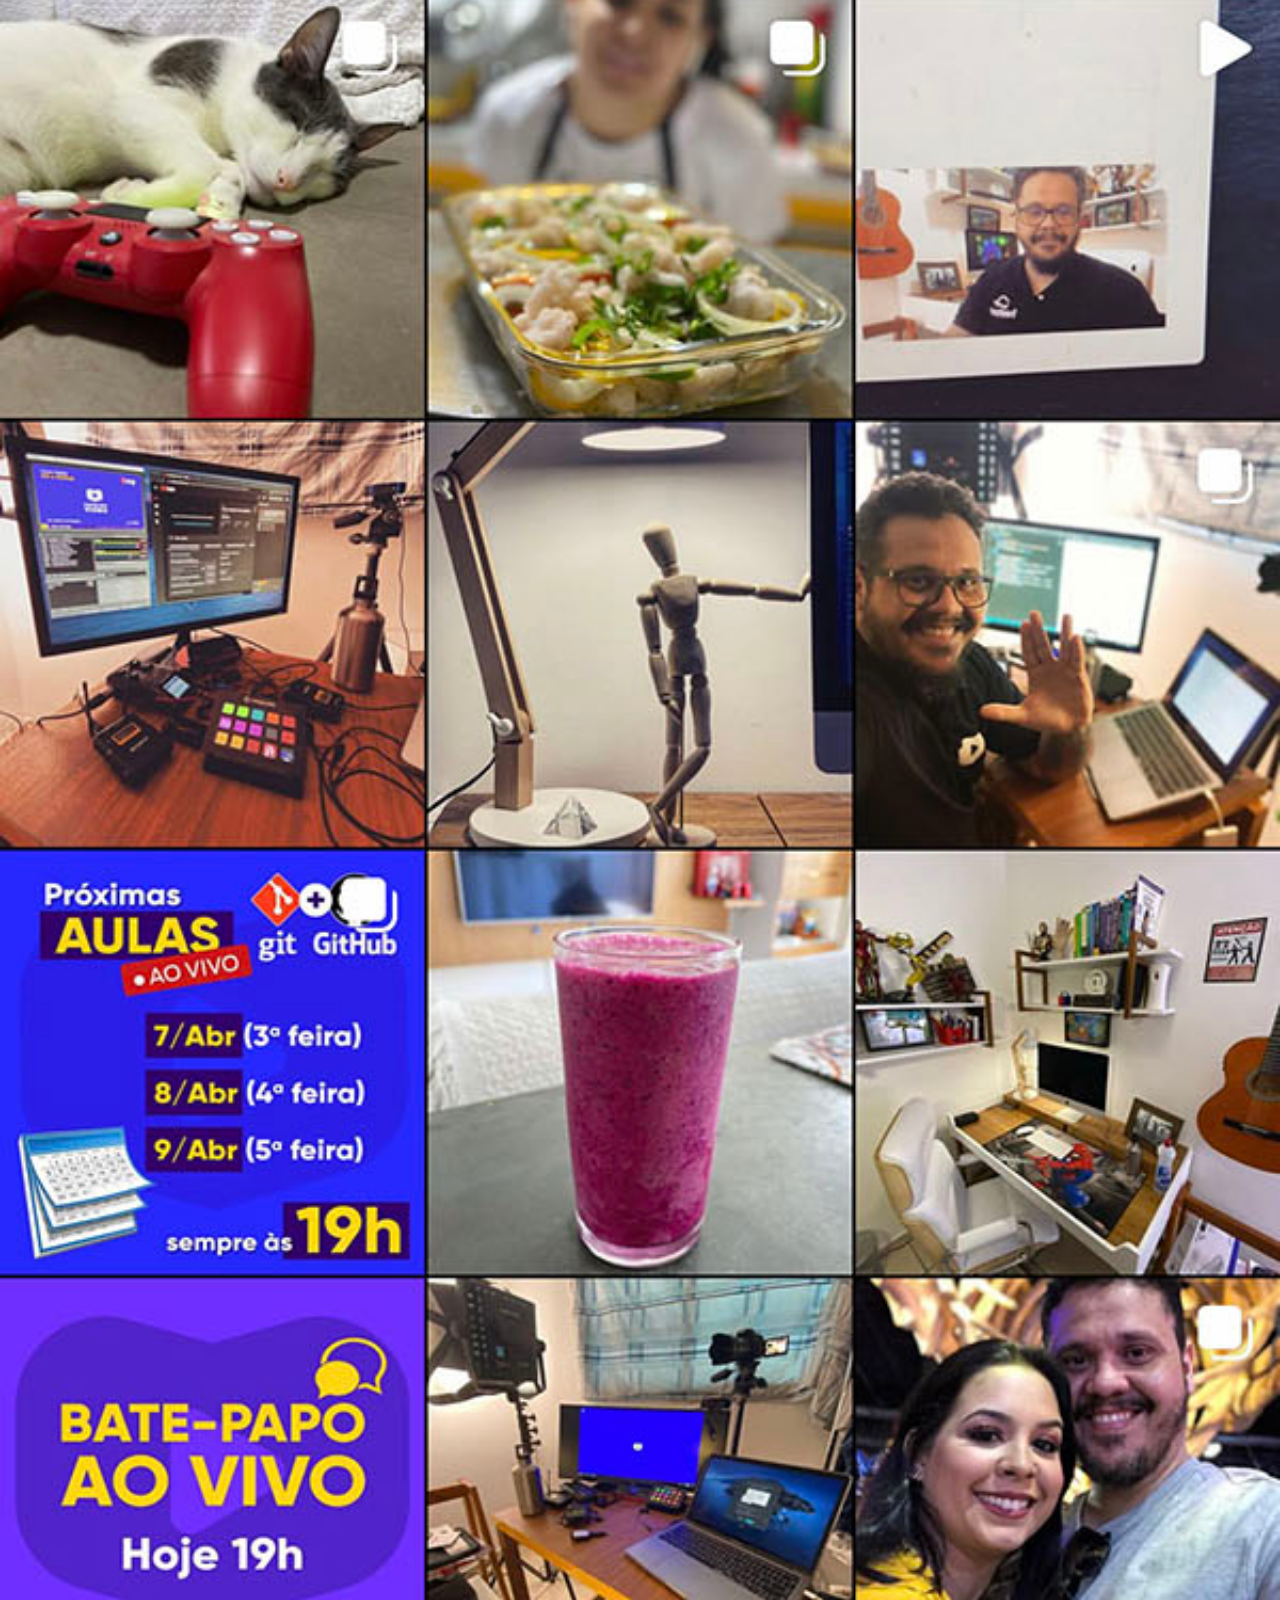
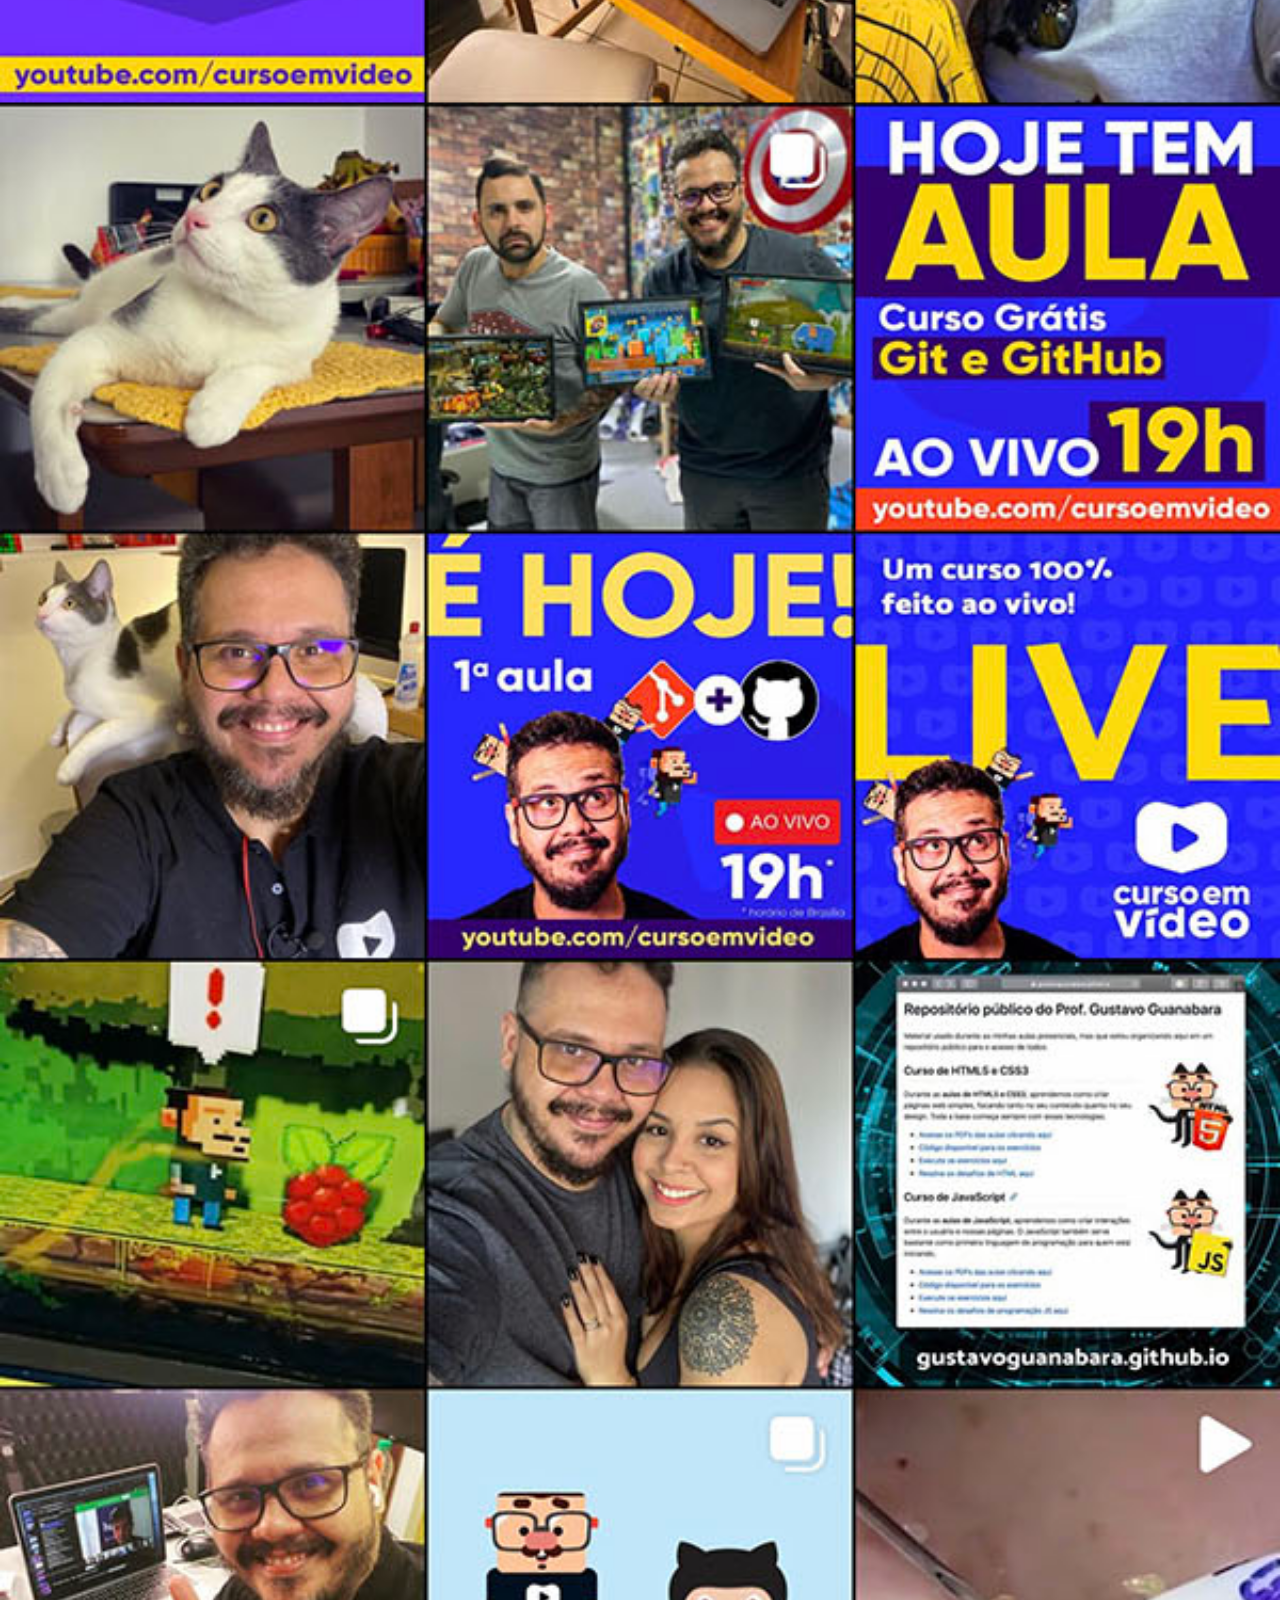
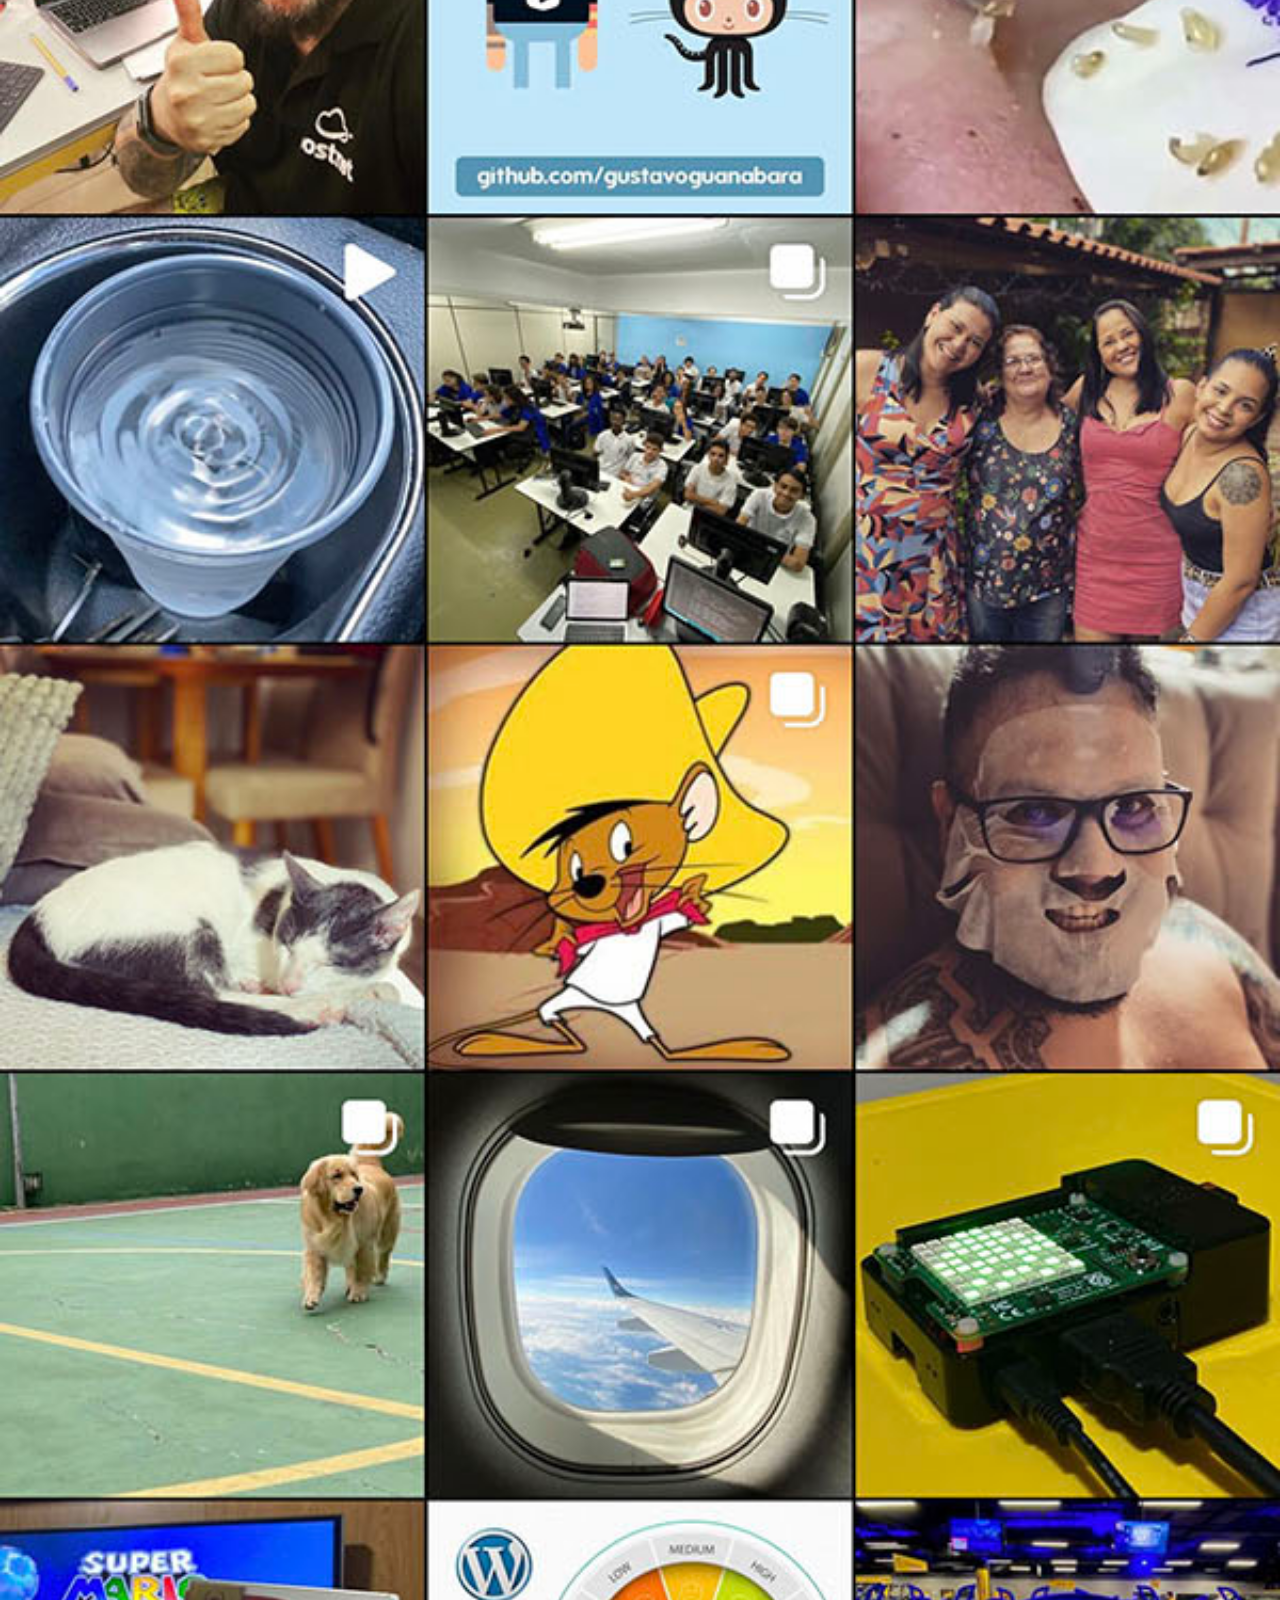
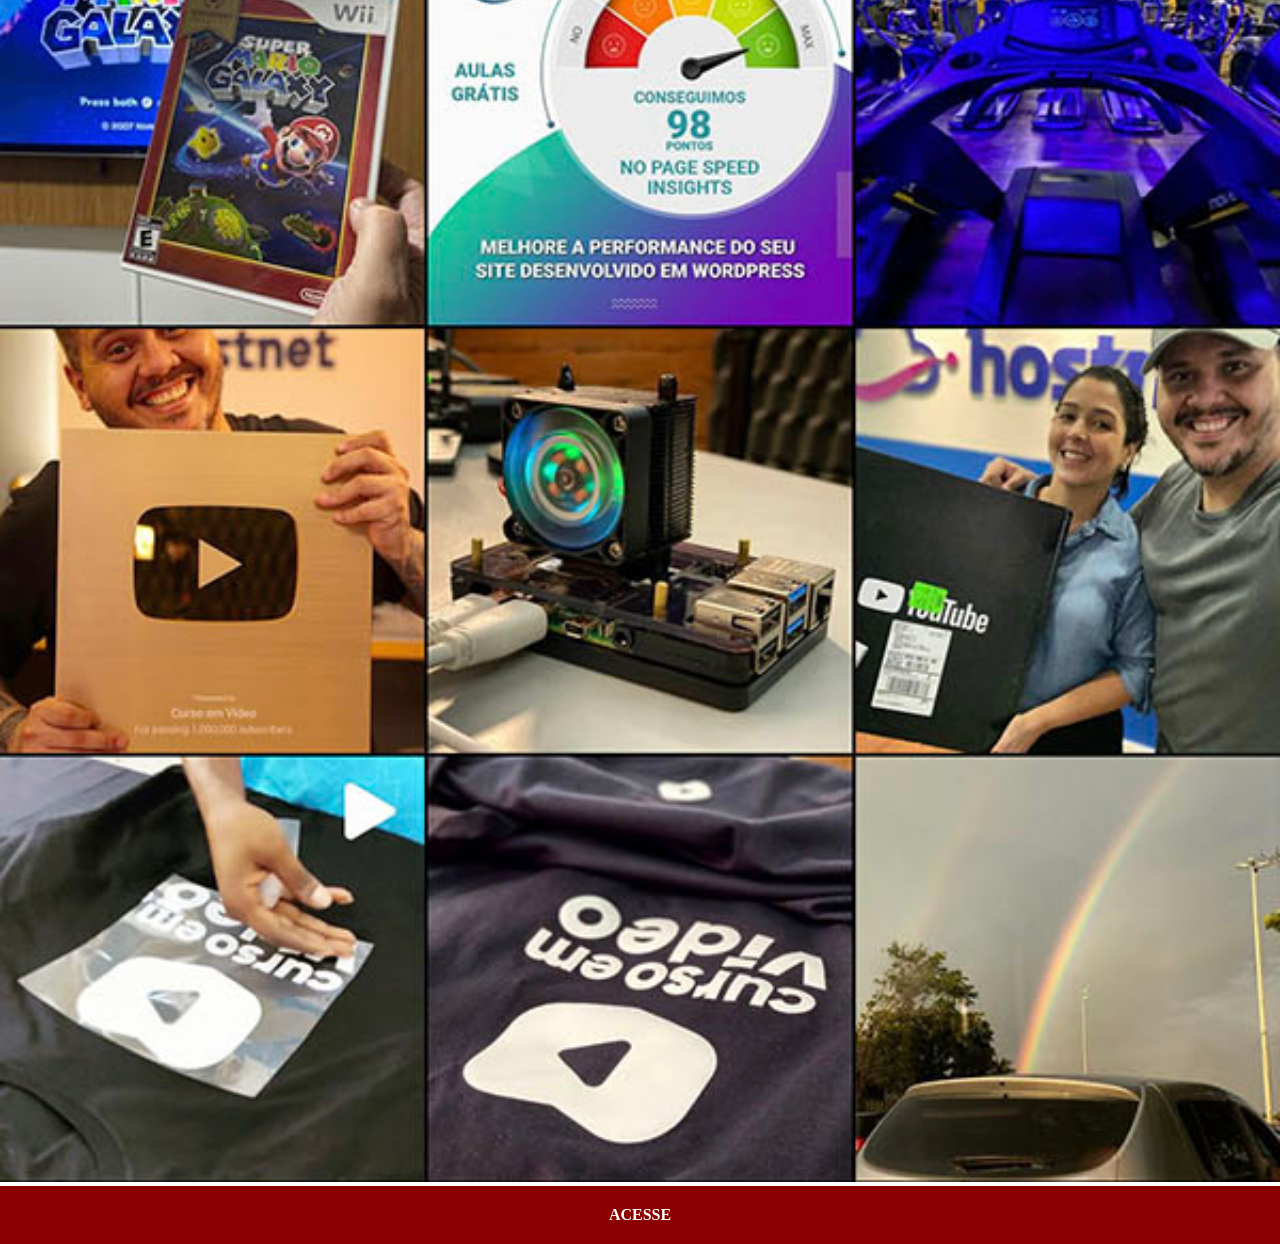
<file: instagram.html>
<!DOCTYPE html>
<html lang="pt-br">
<head>
    <meta charset="UTF-8">
    <meta name="viewport" content="width=device-width, initial-scale=1.0">
    <link rel="stylesheet" href="estilos/social.css">
    <title>Instagram</title>
</head>
<body>
    <img src="imagens/tela-instagram.jpg" alt="Instagram">
    <a href="https://www.instagram.com/gustavoguanabara/?igsh=MWtqdG9nMGFpam90aA%3D%3D#">ACESSE</a>
</body>
</html>
</file>
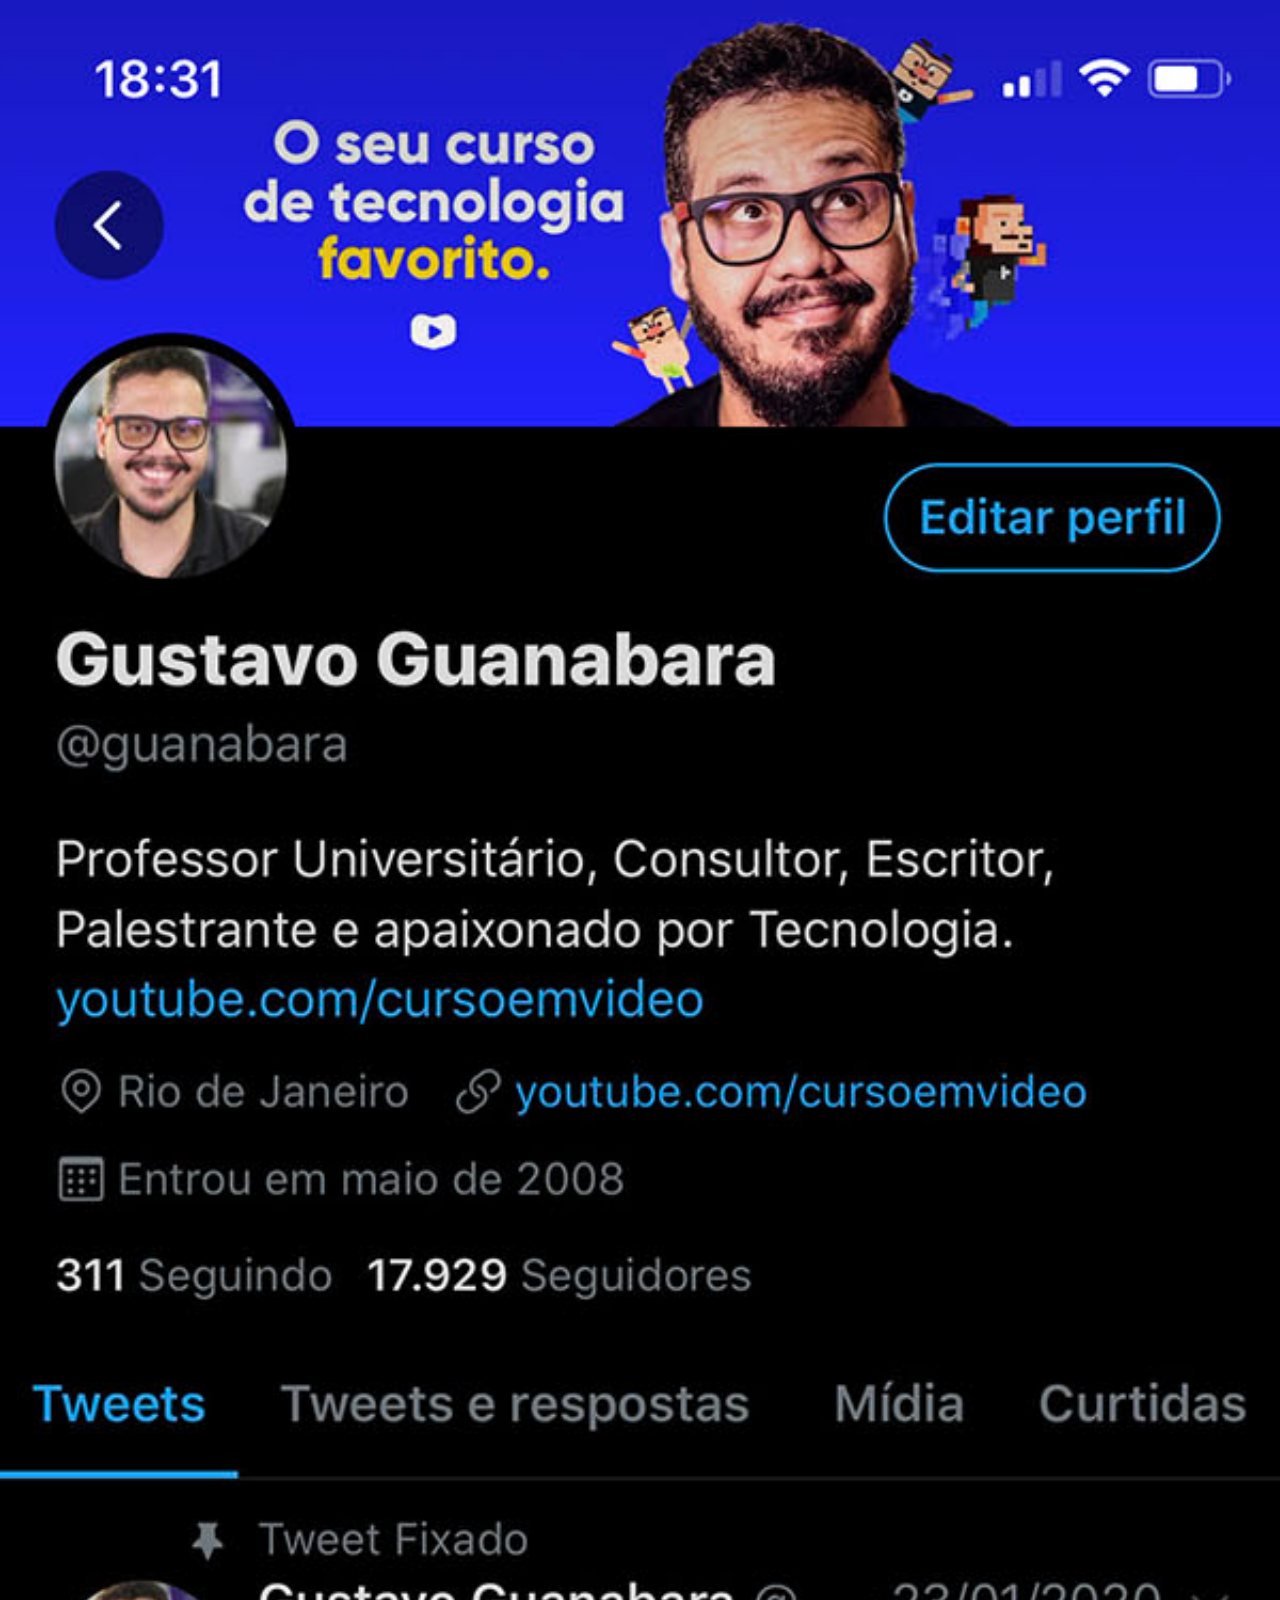
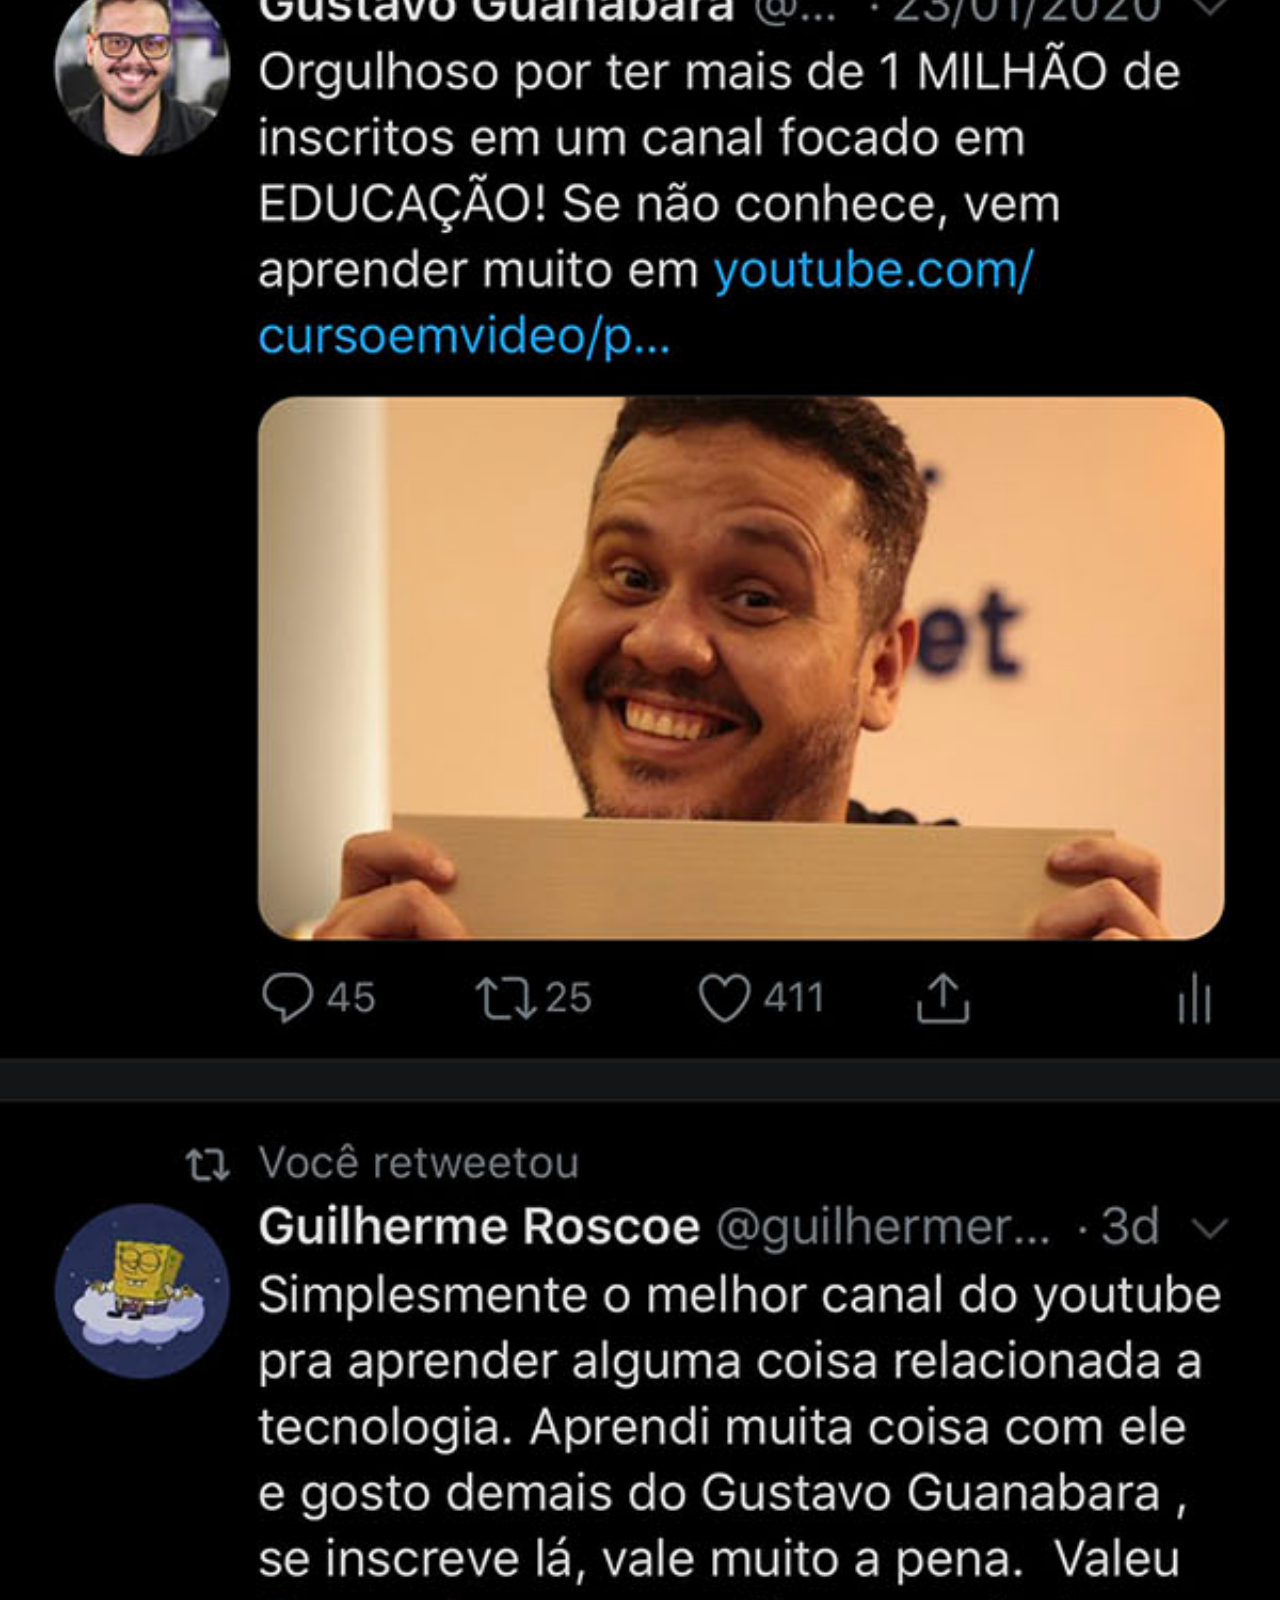
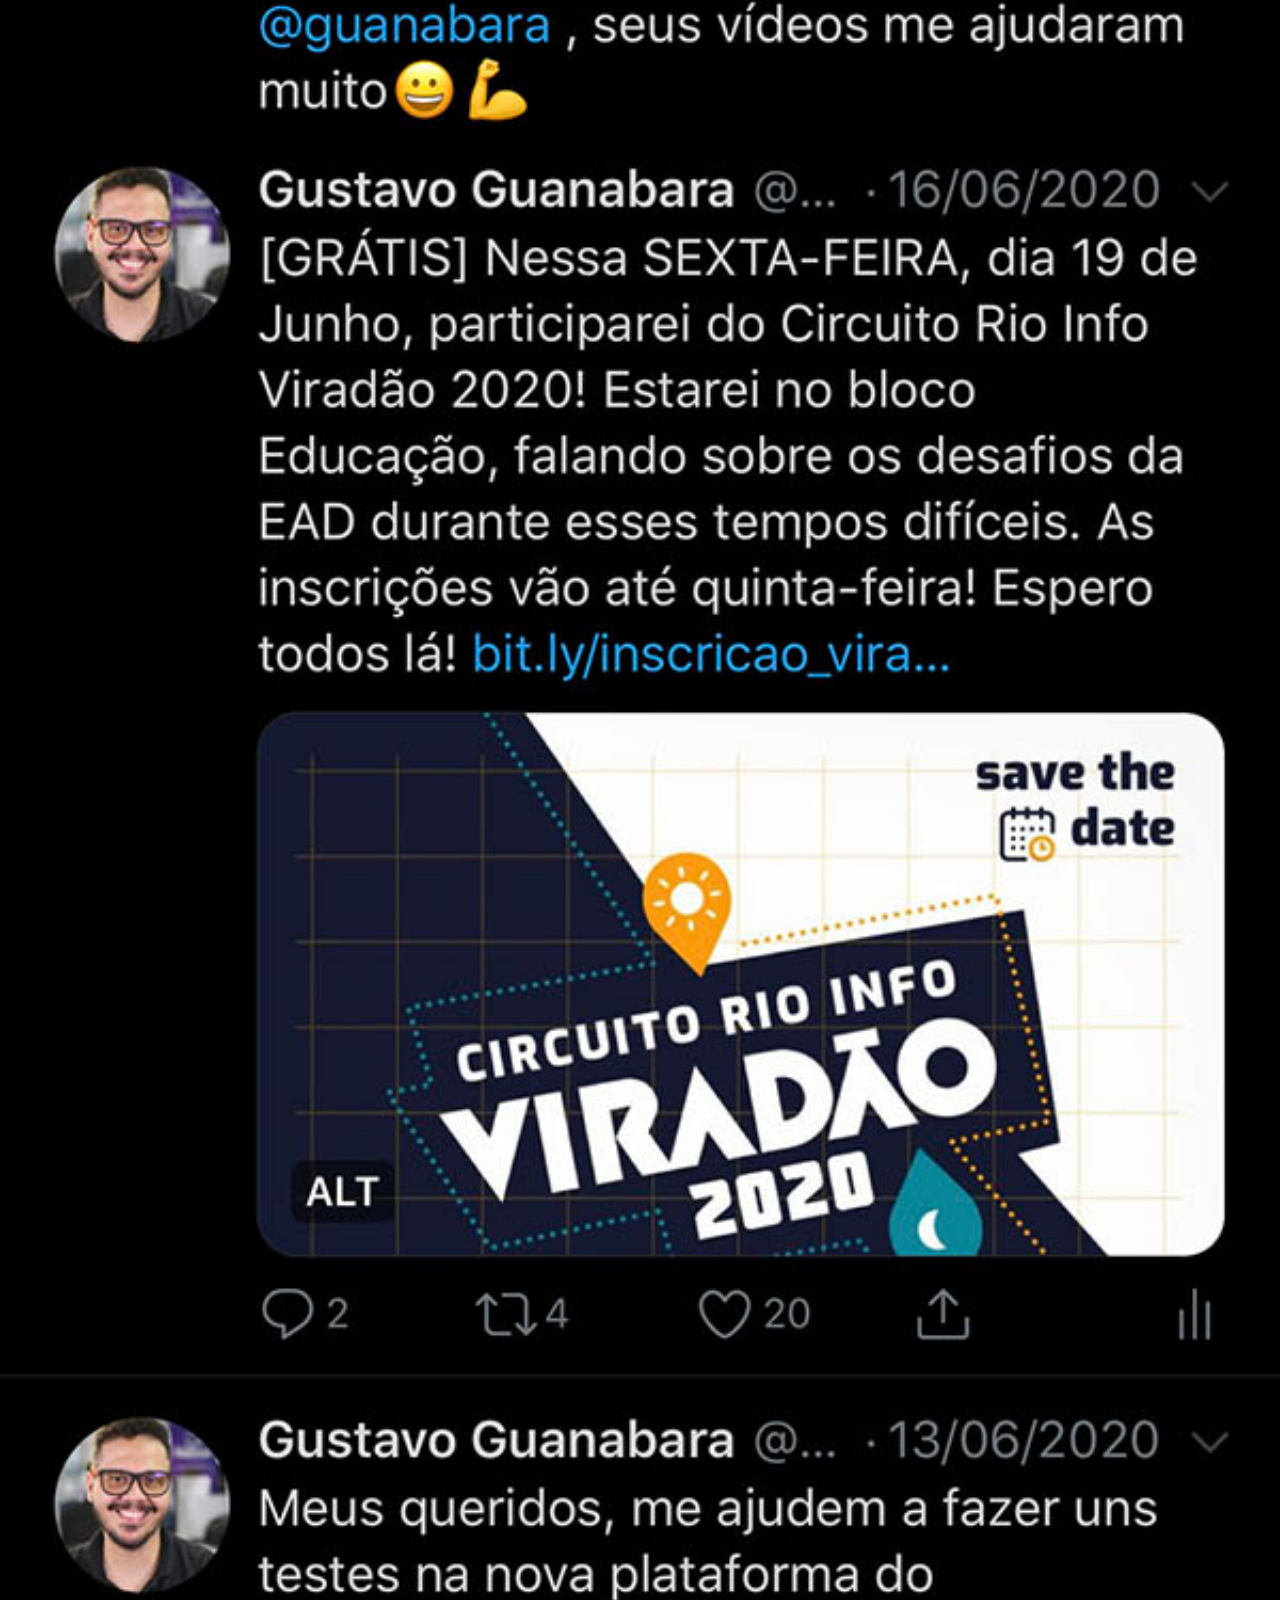
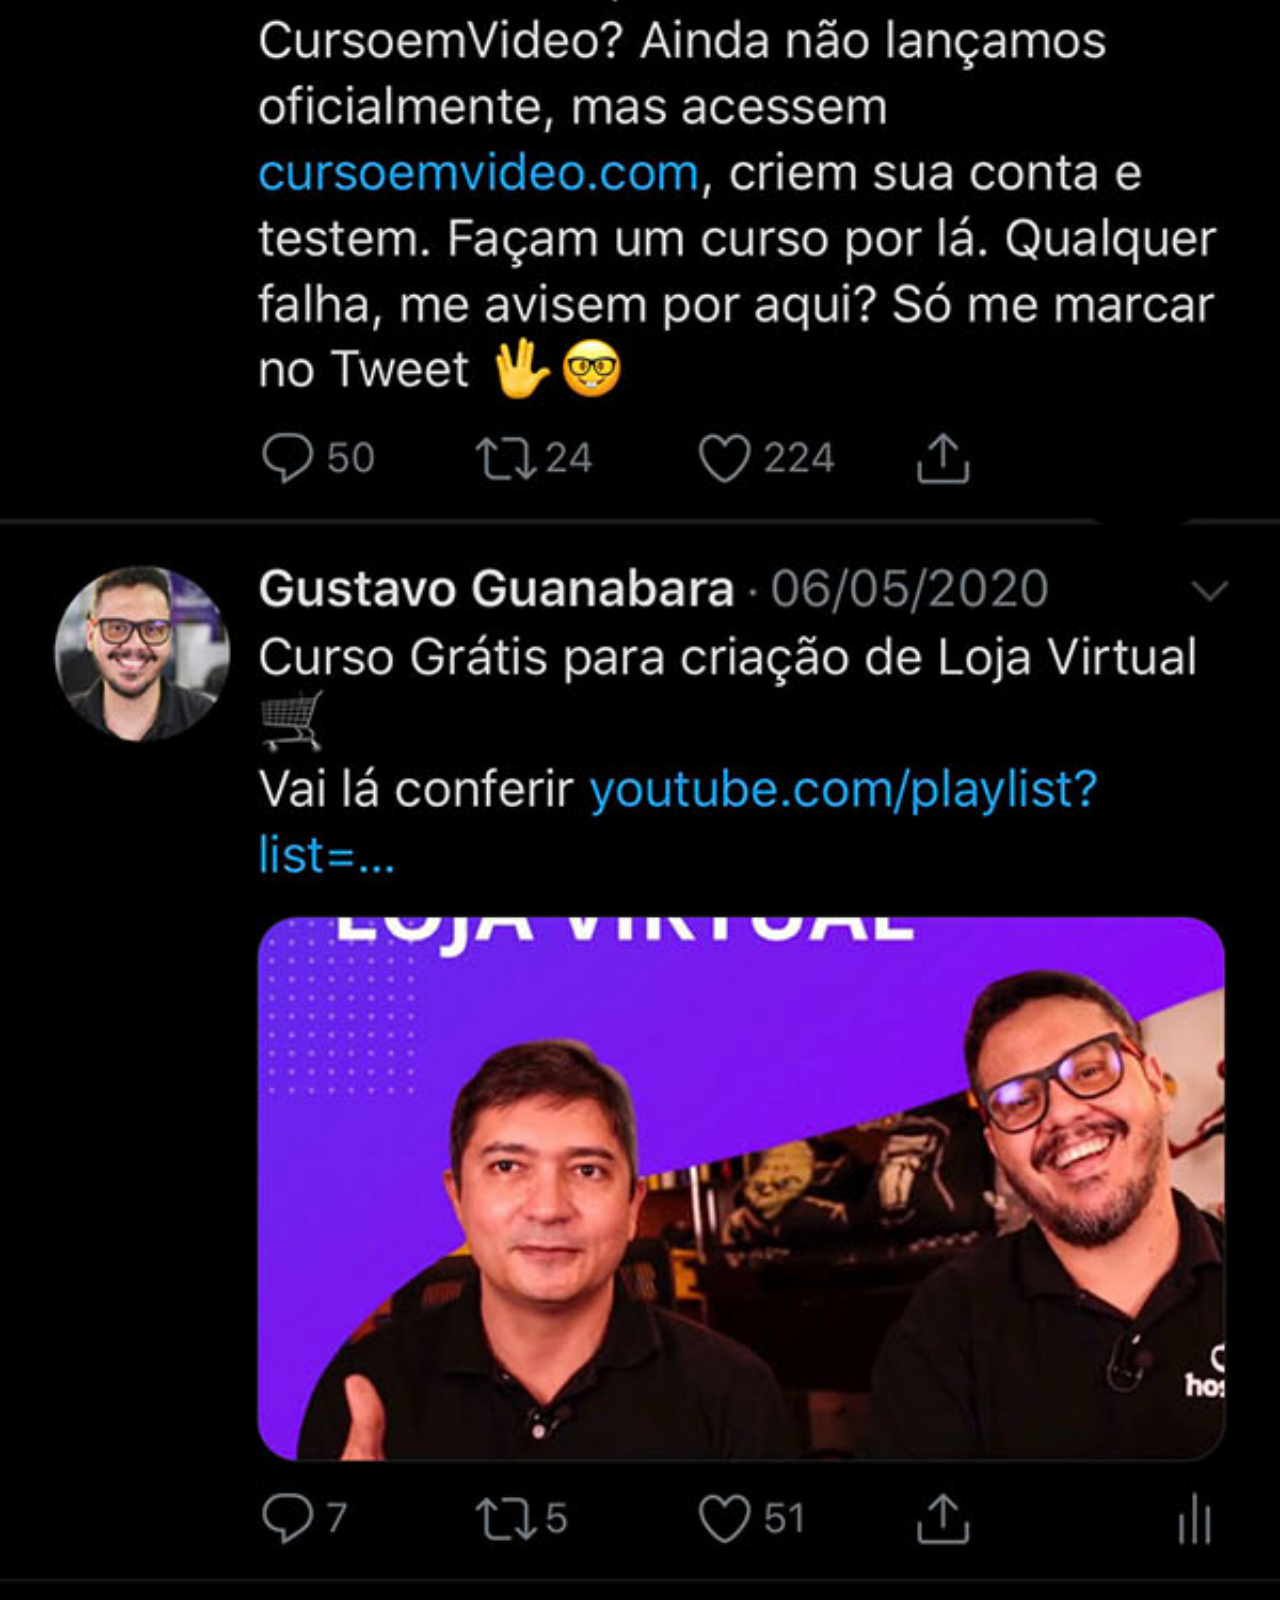
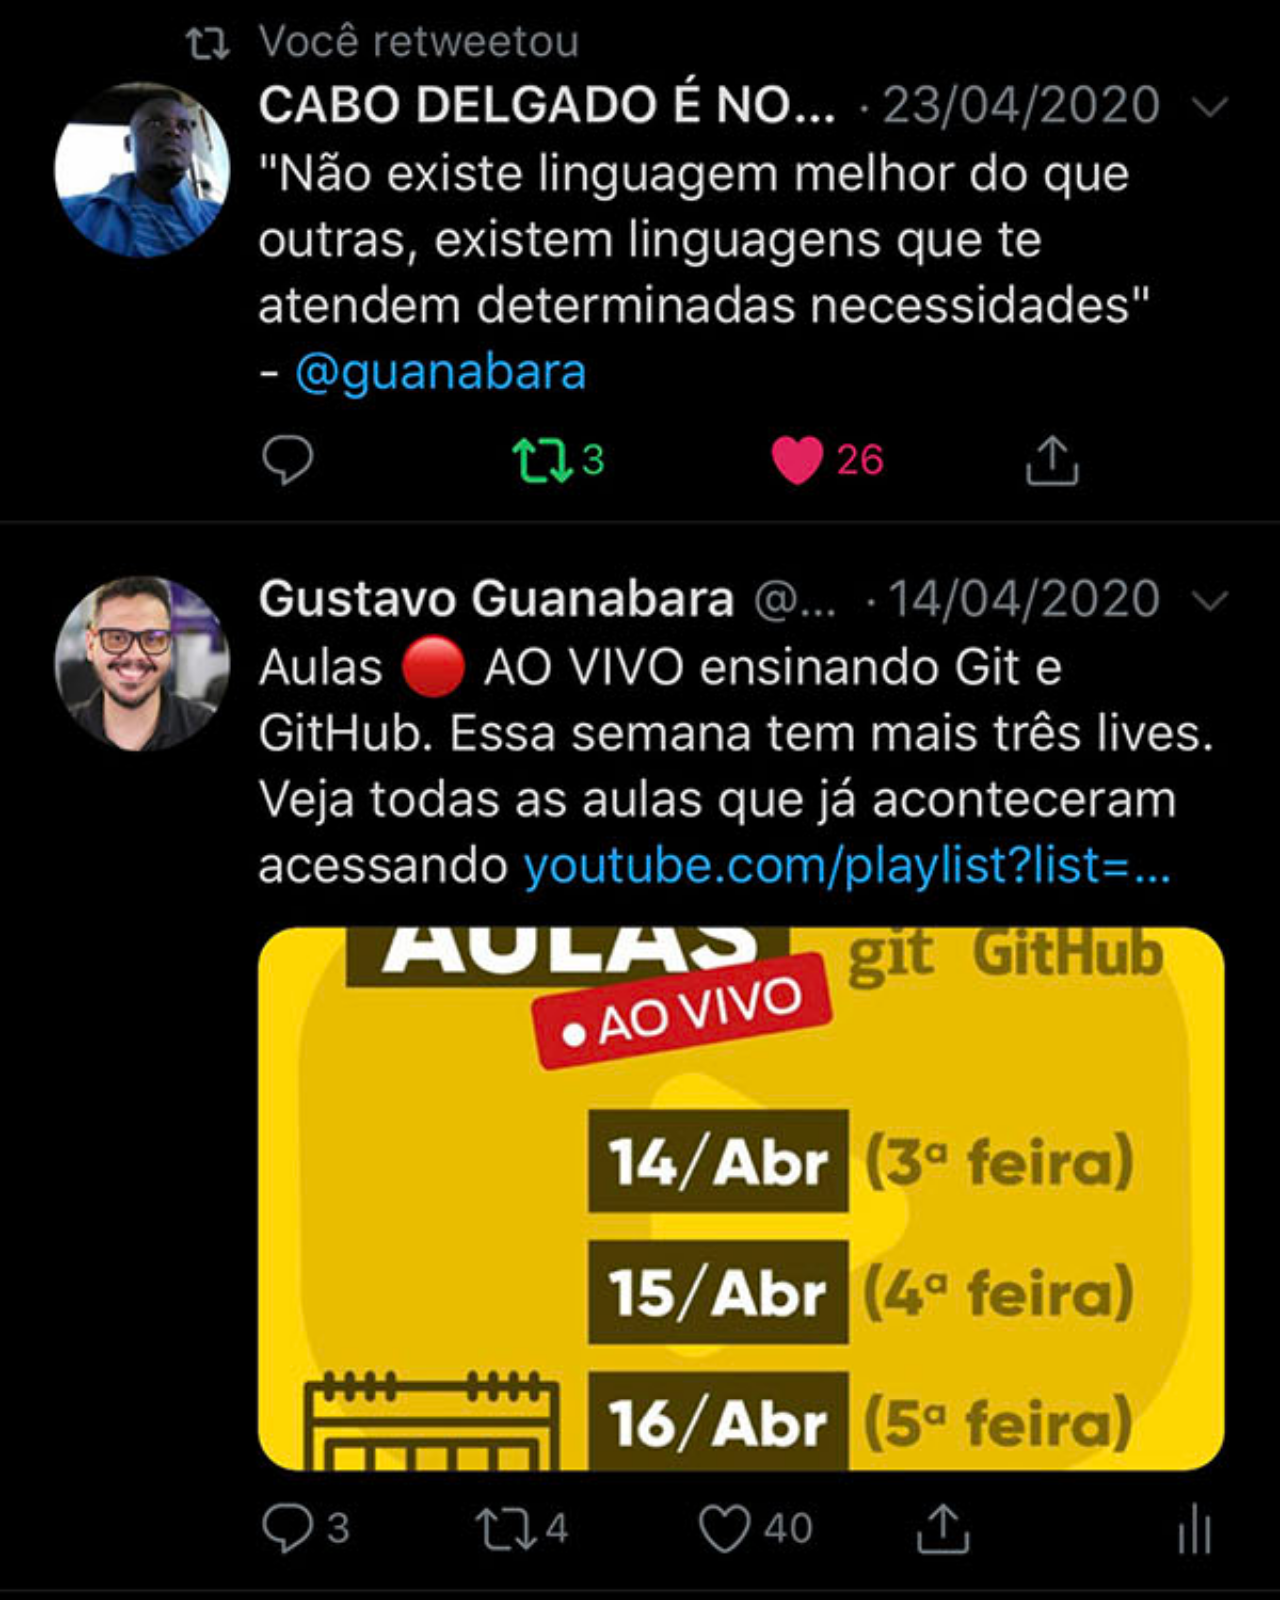
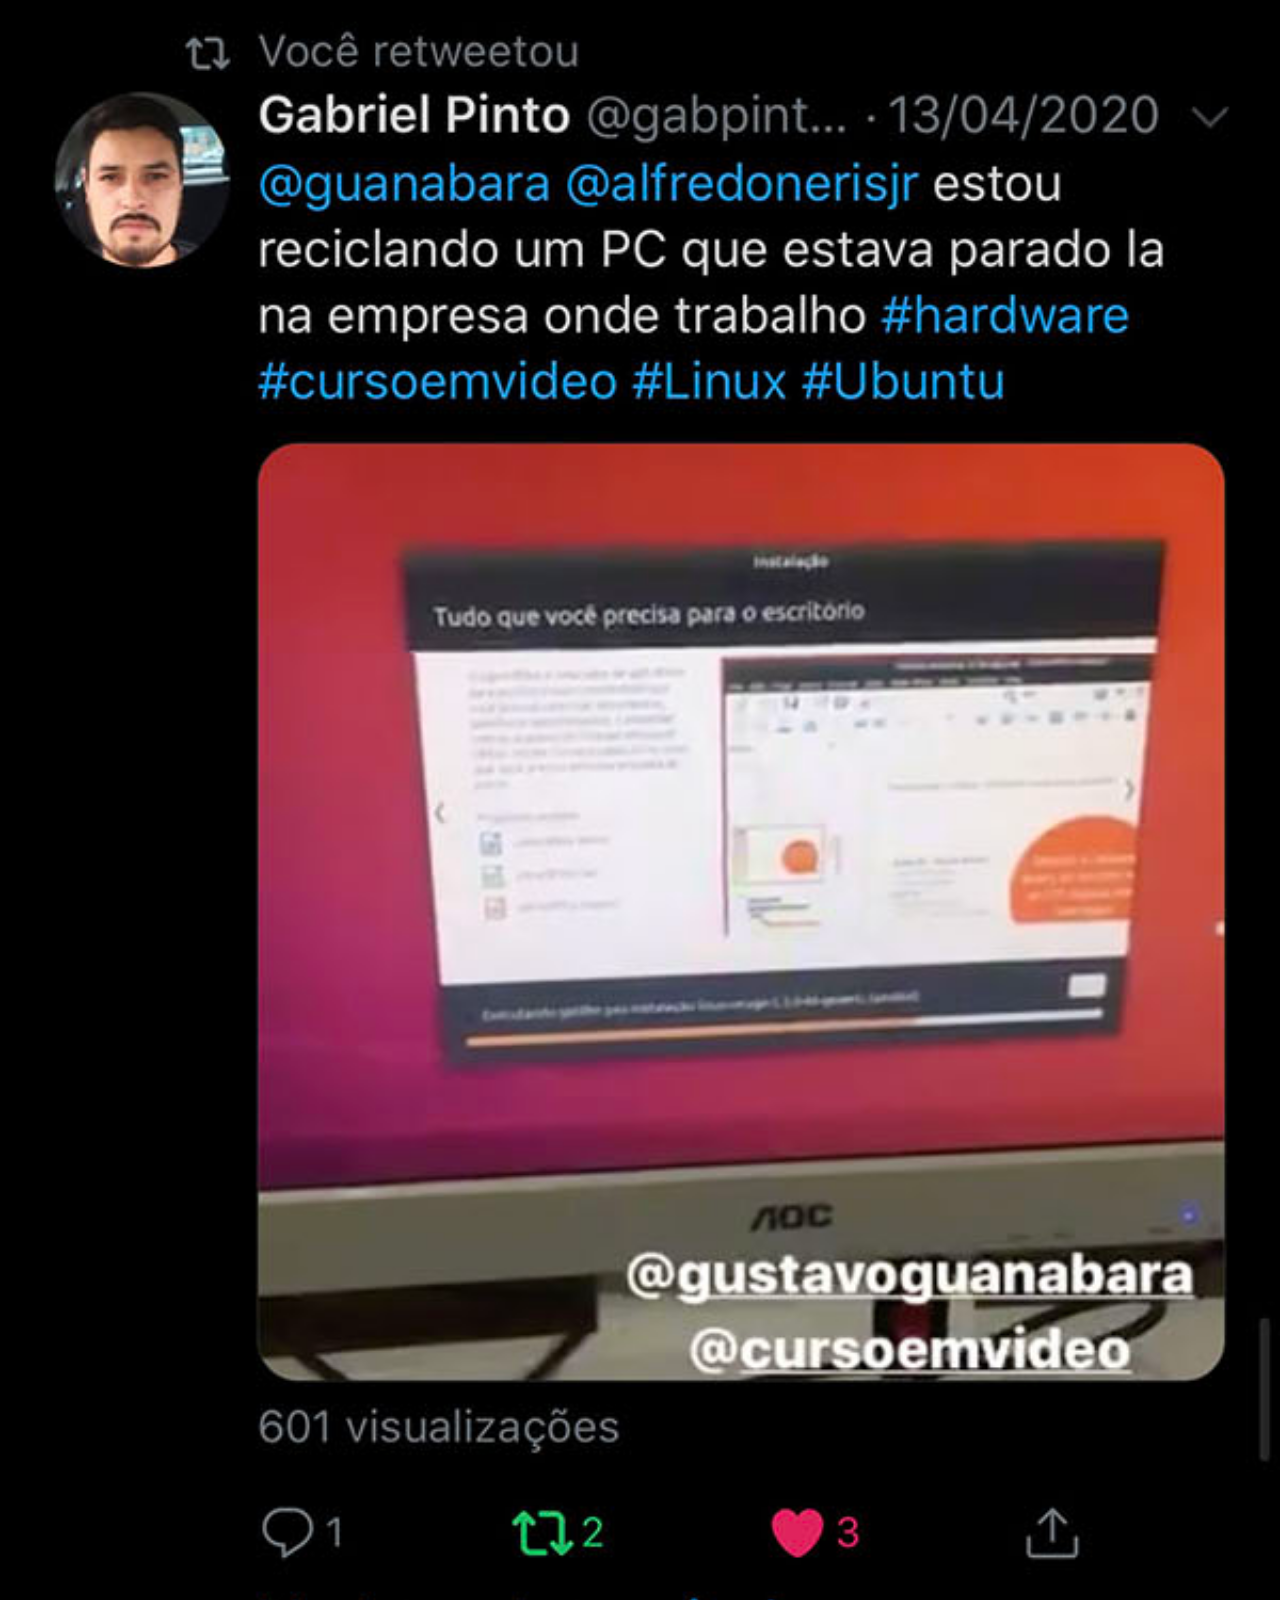
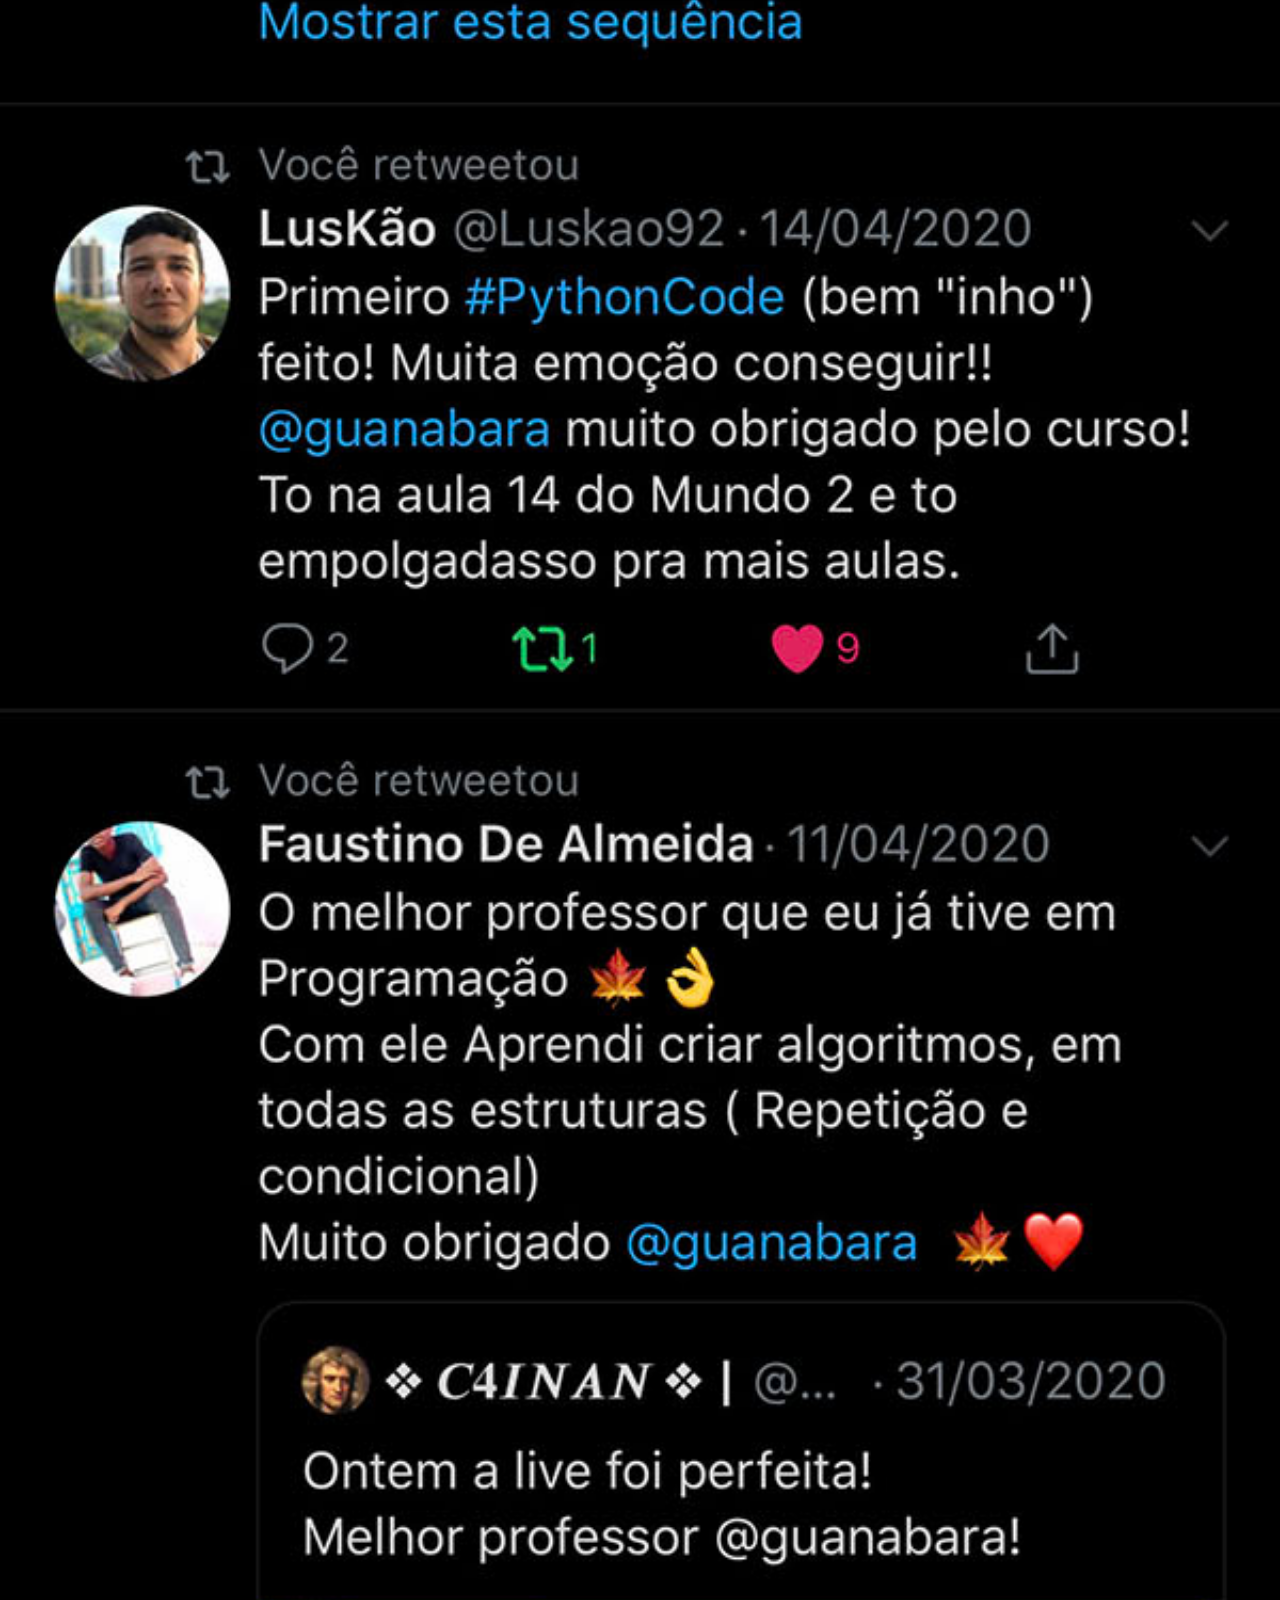
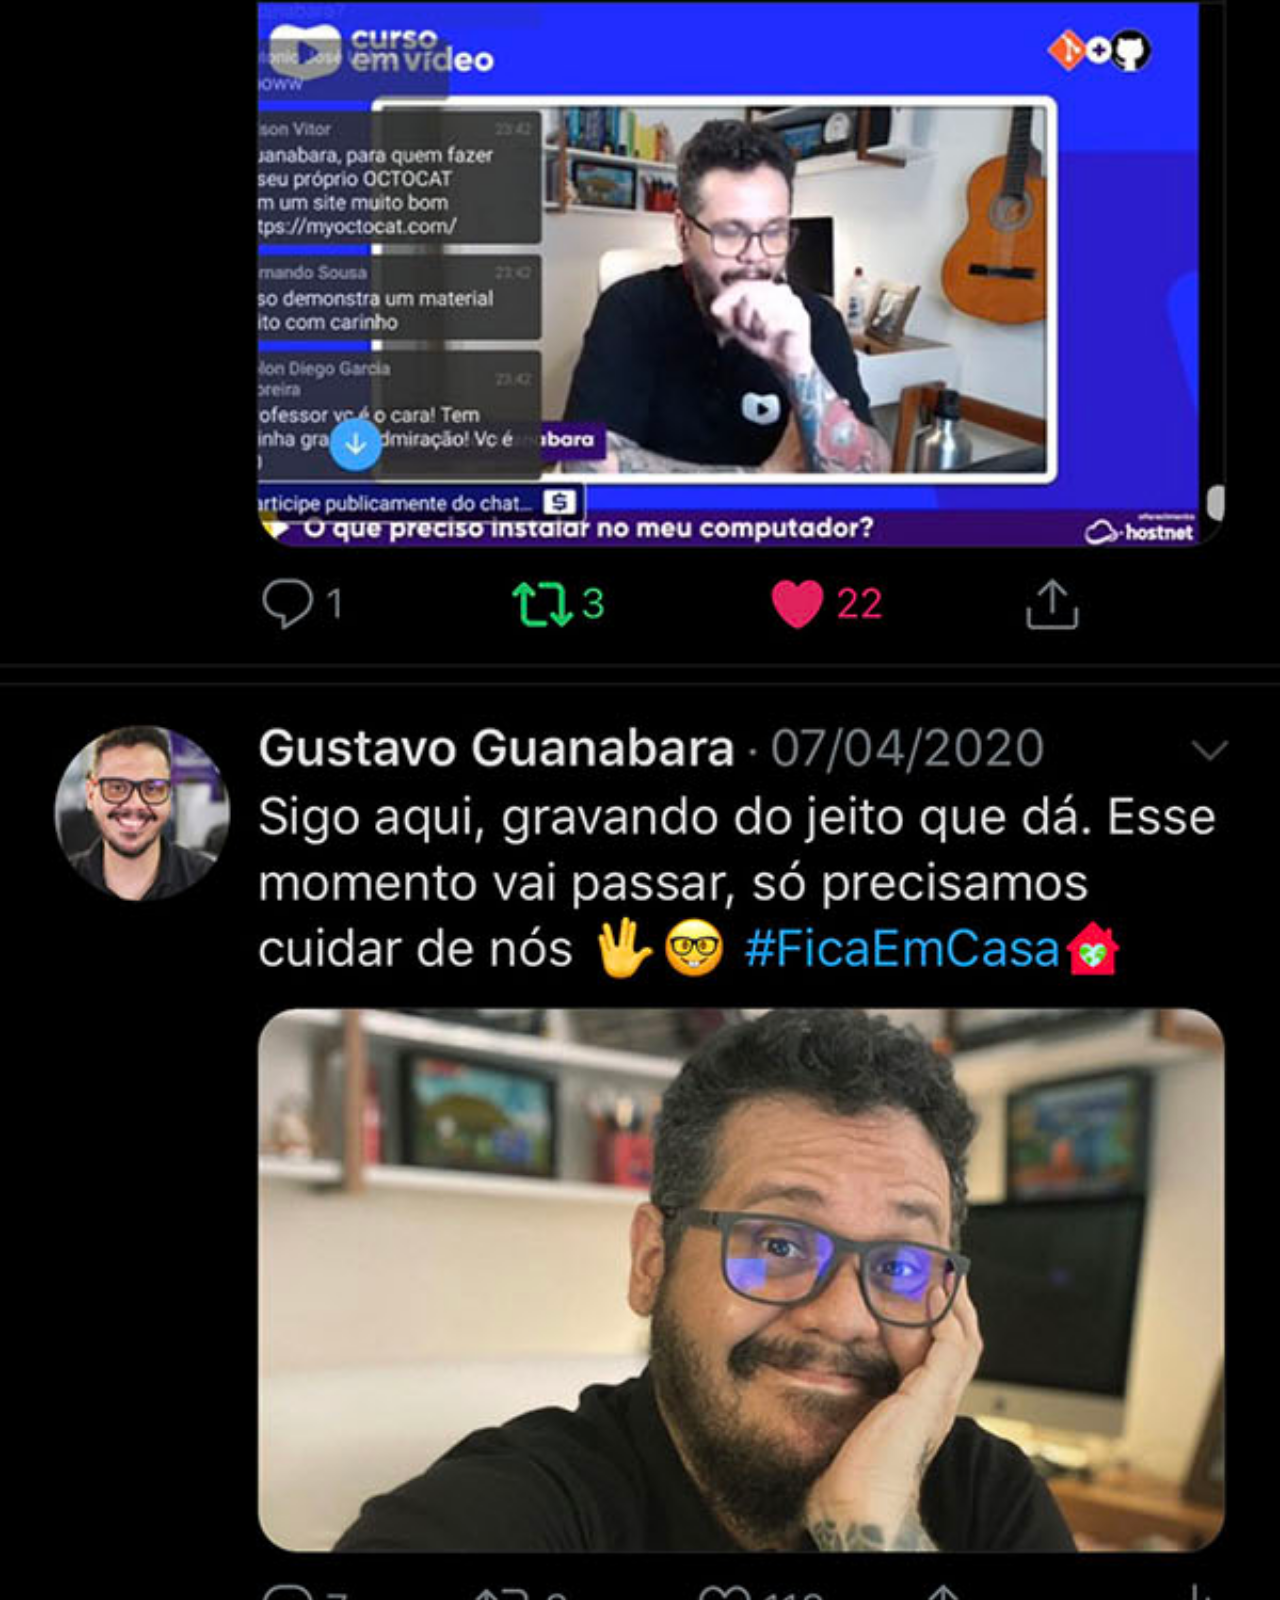
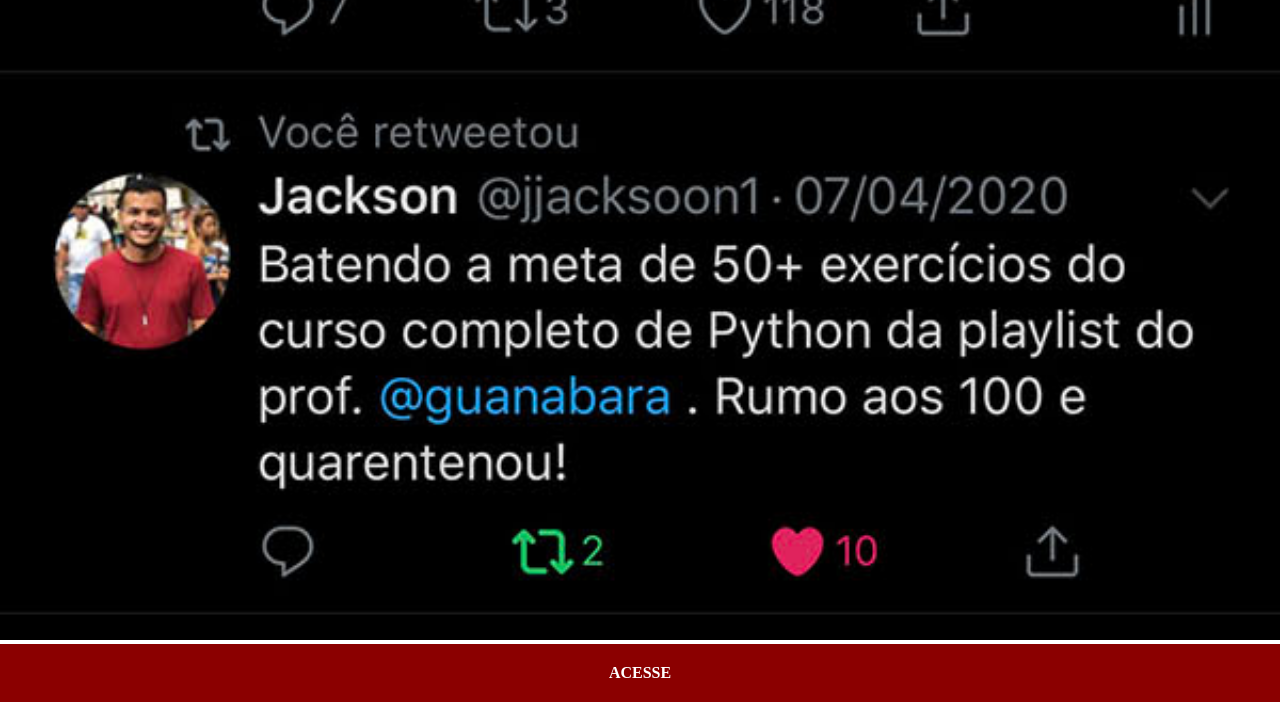
<file: twitter.html>
<!DOCTYPE html>
<html lang="pt-br">
<head>
    <meta charset="UTF-8">
    <meta name="viewport" content="width=device-width, initial-scale=1.0">
    <link rel="stylesheet" href="estilos/social.css">
    <title>Twitter</title>
</head>
<body>
    <img src="imagens/tela-twitter.jpg" alt="Twitter">
    <a href="https://x.com/gustavoguanabara/?igsh=MWtqdG9nMGFpam90aA%3D%3D">ACESSE</a>
</body>
</html>
</file>
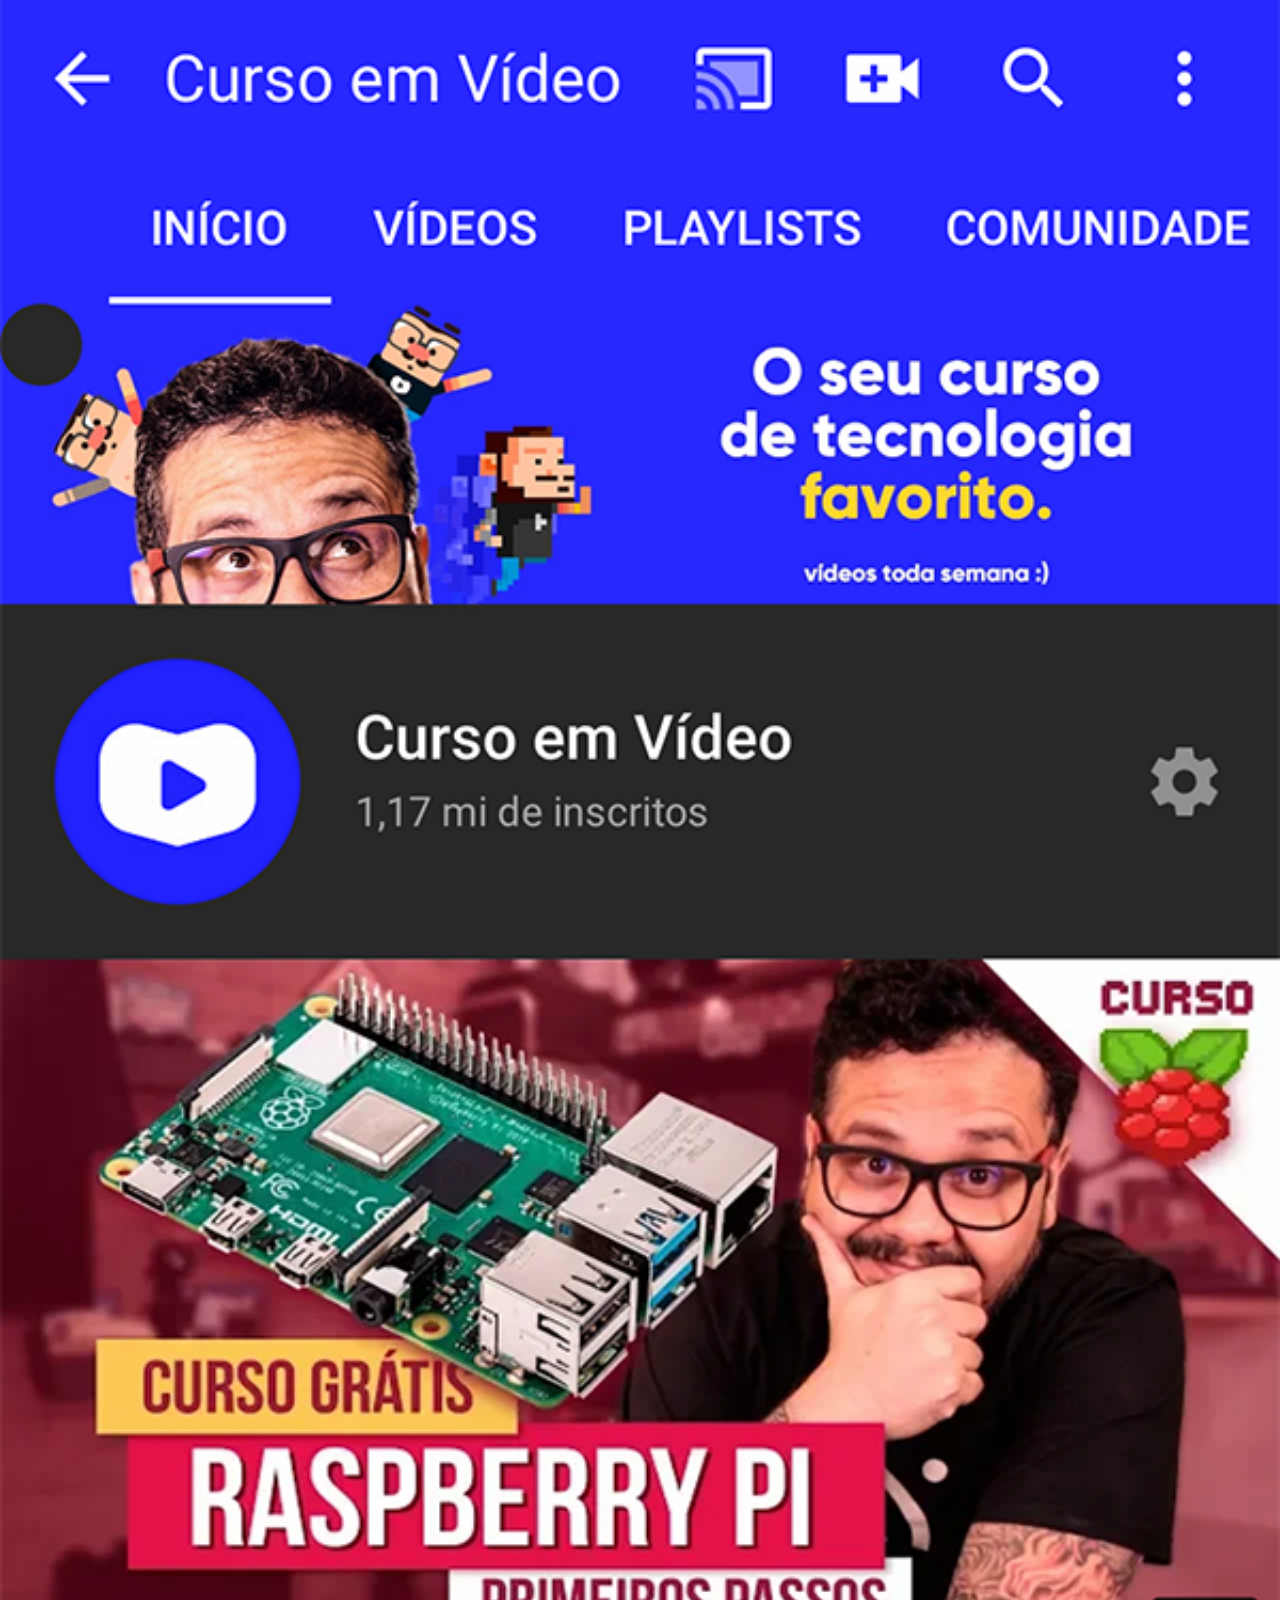
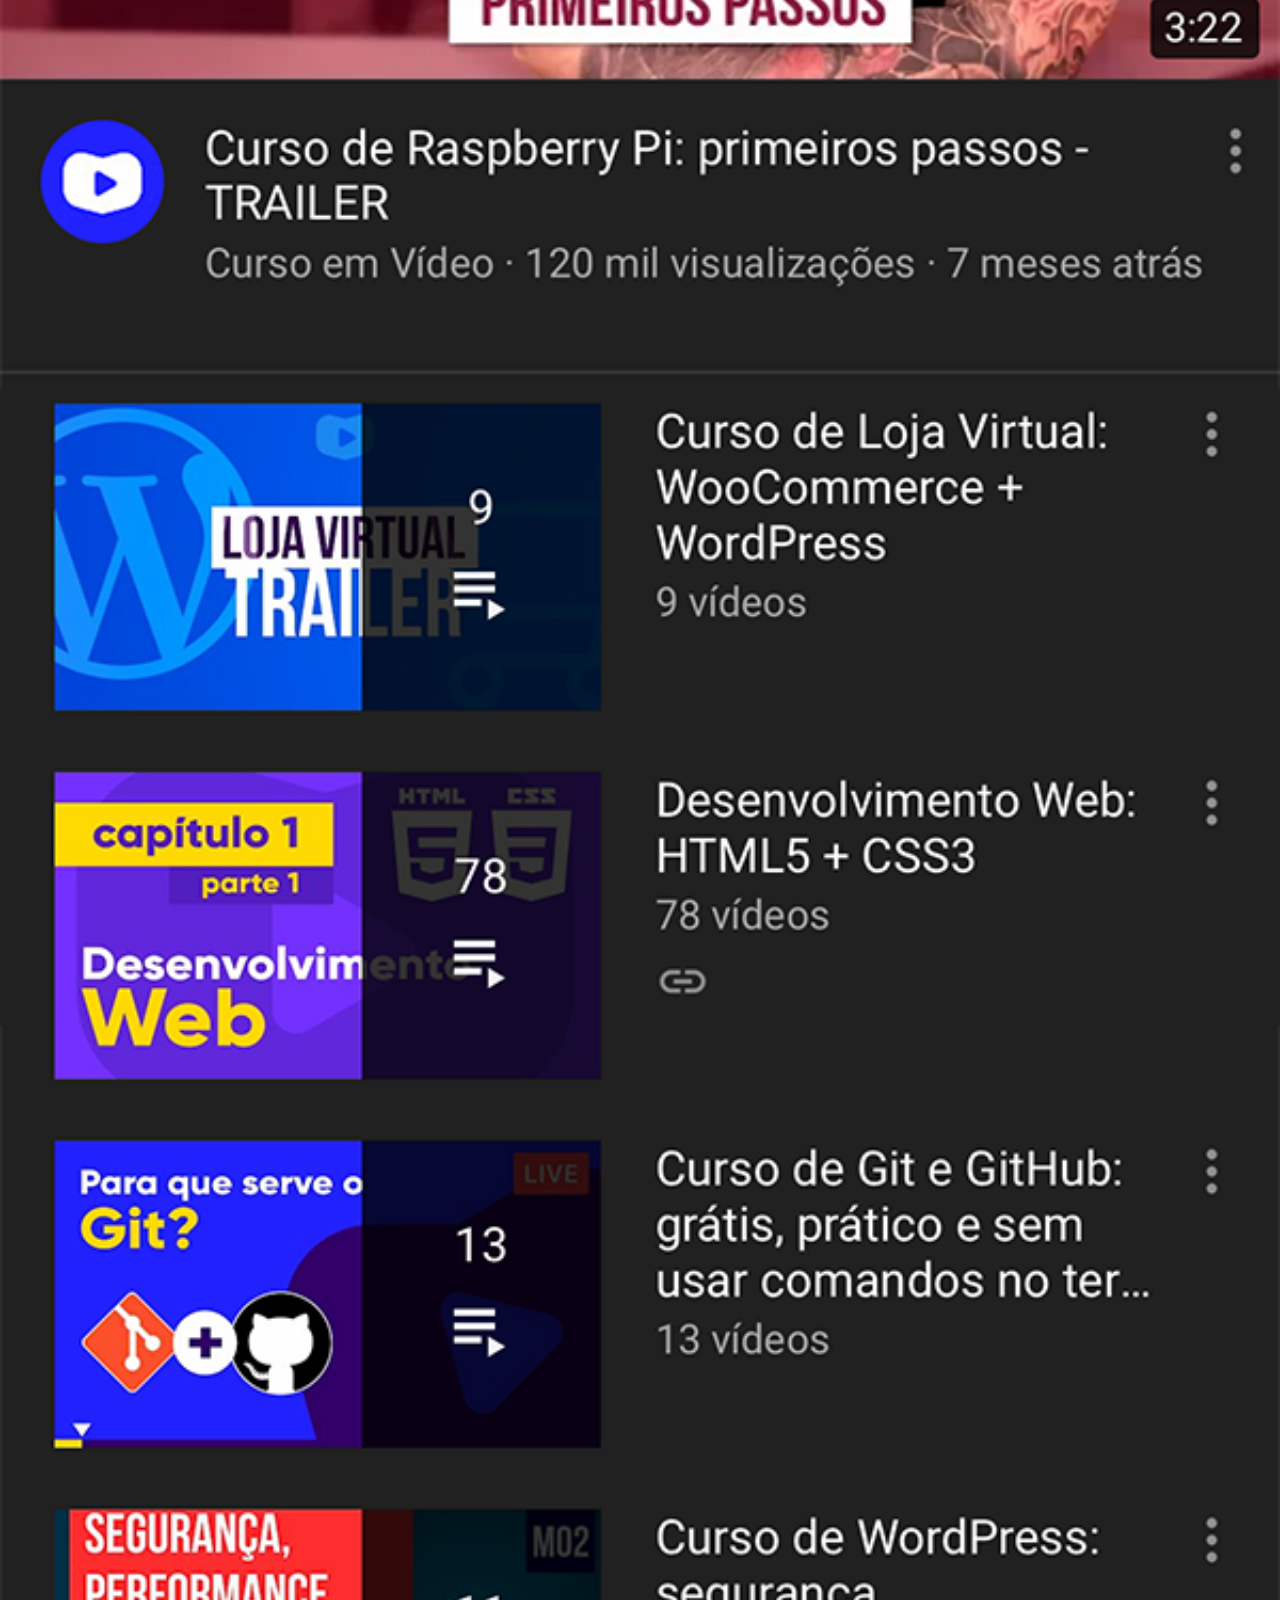
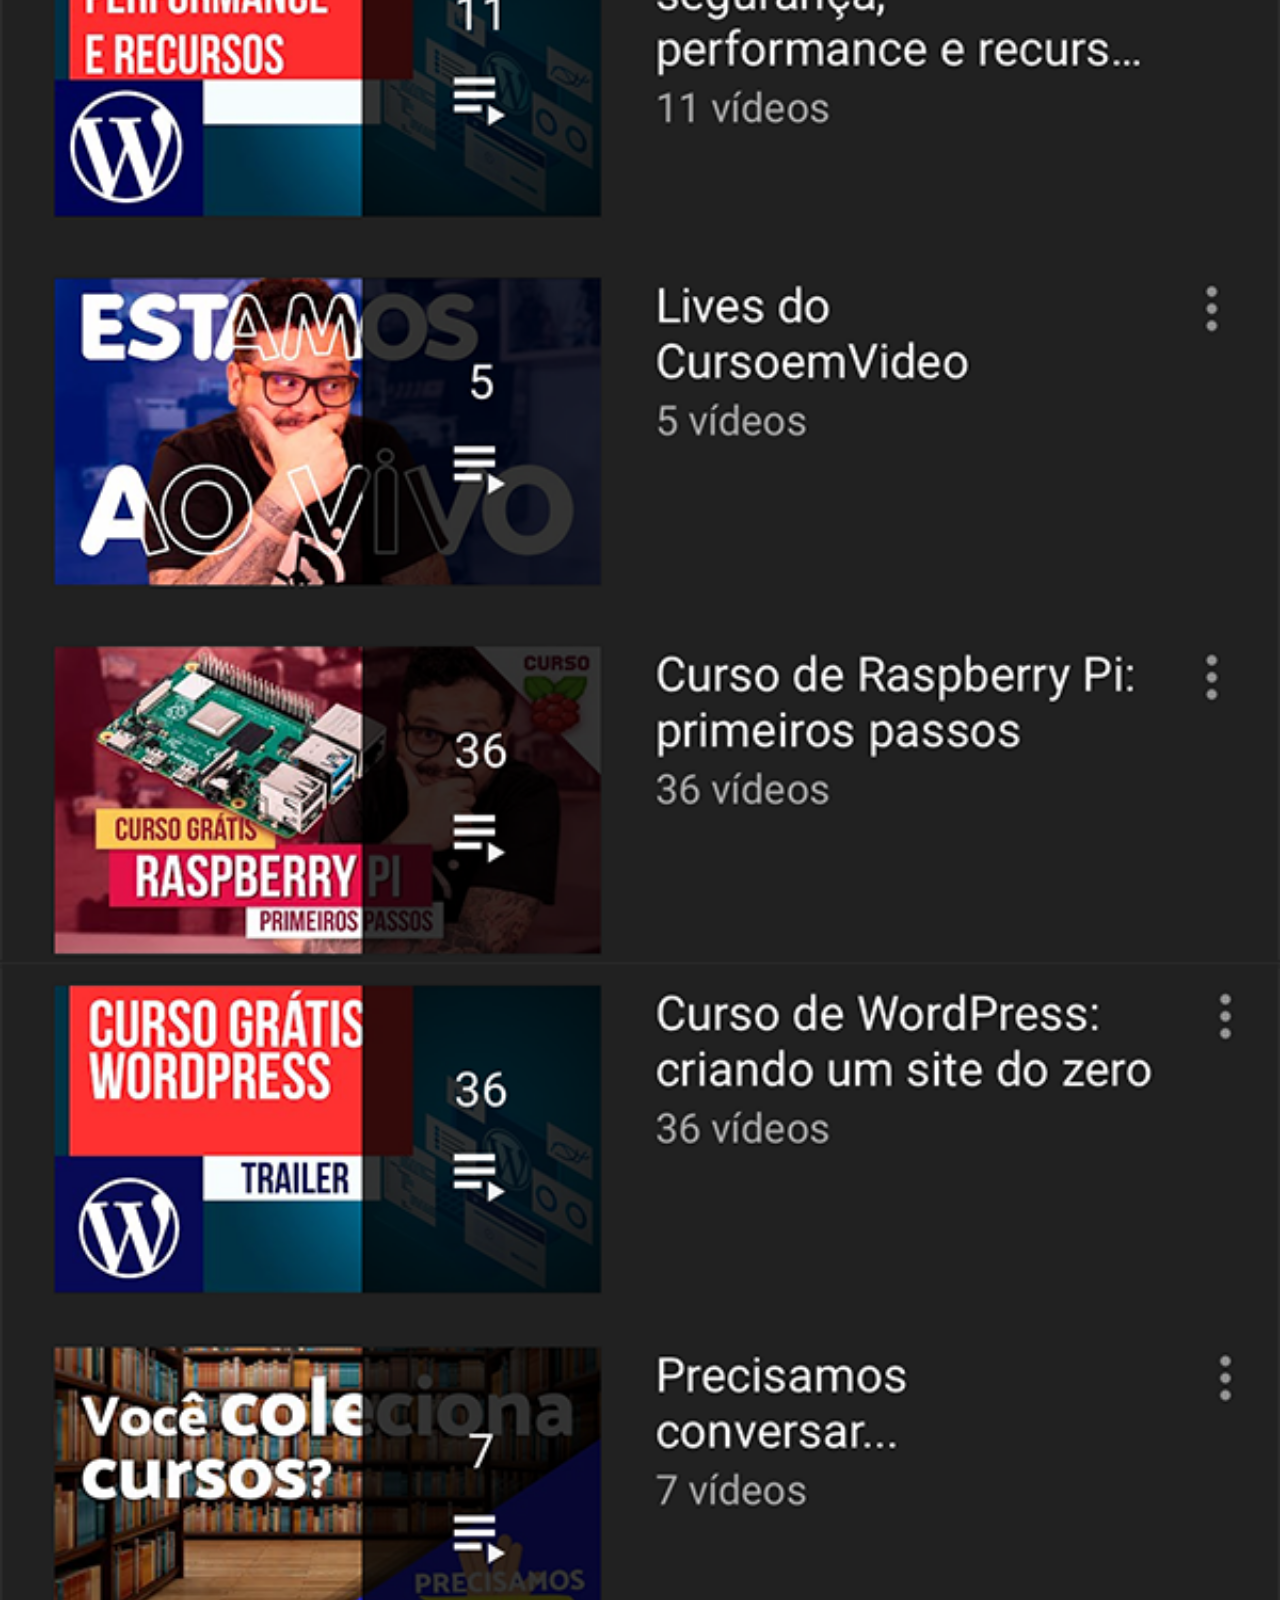
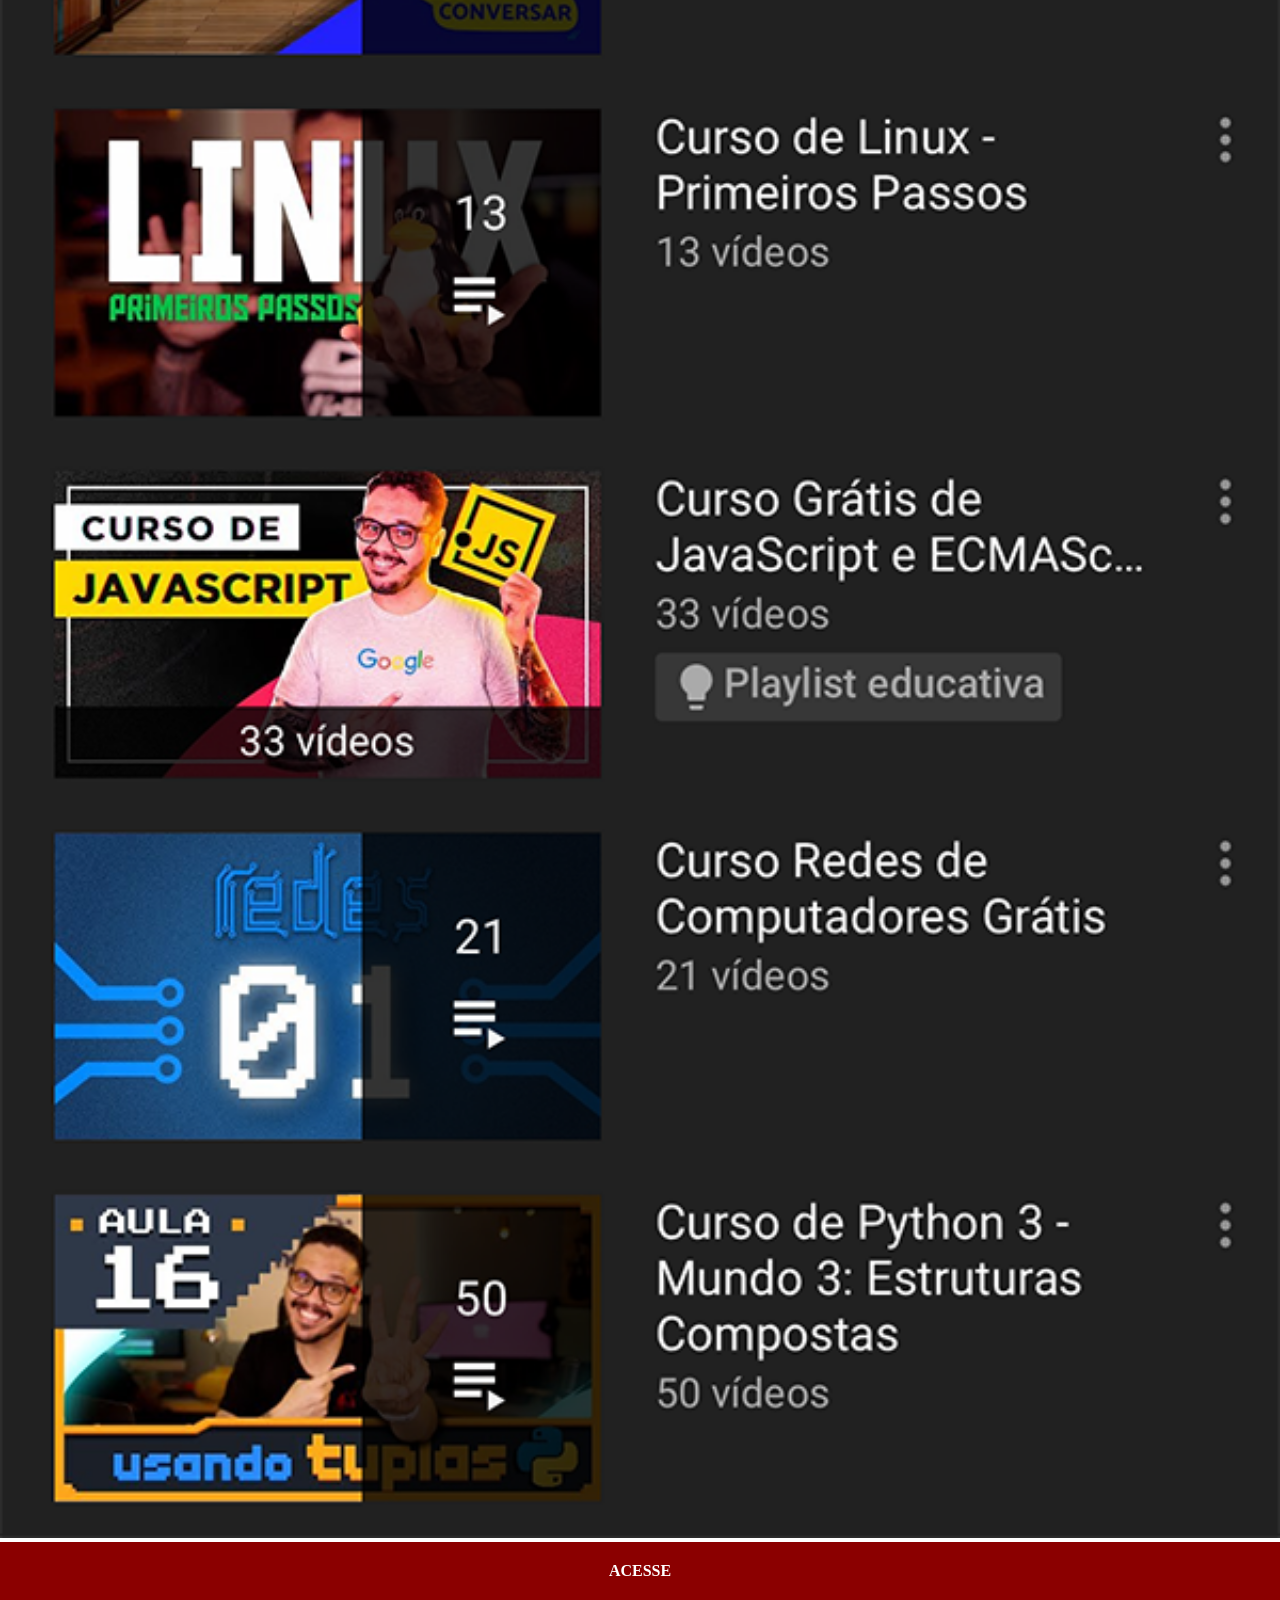
<file: youtube.html>
<!DOCTYPE html>
<html lang="pt-br">
<head>
    <meta charset="UTF-8">
    <meta name="viewport" content="width=device-width, initial-scale=1.0">
    <title>YouTube</title>
    <link rel="stylesheet" href="estilos/social.css">
</head>
<body>
    <img src="imagens/tela-youtube.png" alt="YouTube">
    <a href="https://www.youtube.com/@cursoemvideo" target="_blank"> ACESSE</a>
</body>
</html>
</file>
<file: estilos/style.css>
@charset "UTF8";

* {
    padding: 0px;
    margin: 0px;
    font-family: Arial, Helvetica, sans-serif;
}

html, body {
    height: 100vh;
    width: 100vw;
    background-color: black;
}

body {
    background: url(../imagens/fundo-madeira.jpg) no-repeat top center;
    background-size: cover;
    background-attachment: fixed;
}

main {
    height: 100vh;
    position: relative;
}

section#telefone {
    position: absolute;
    top: 50%;
    left: 50%;
    transform: translate(-50%, -50%);

    height: 627px;
    width: 311px;
    background: url(../imagens/frame-iphone.png);
    background-repeat: no-repeat;
}

iframe#tela {
    position: relative;
    top: 80px;
    left: 22px;
    width: 267px;
    height: 471px;
}

section#redes-sociais {
    text-align: right;
}

section#redes-sociais img {
    width: 50px;
    margin: 10px;
    border-radius: 50%;
    box-shadow: 2px 2px 5px rgba(0, 0, 0, 0.400);
    box-sizing: border-box;
}

section#redes-sociais img:hover {
    border: 2px solid rgba(255, 255, 255, 0.642);
    transform: translate(-3px, -3px);
    box-shadow: 5px 5px 10px rgba(0, 0, 0, 0.612);
    transition: transform .3s, border .2s;
}
</file>
<file: estilos/social.css>
@charset "UTF-8";

* {
    padding: 0px;
     margin: 0px;
}

::-webkit-scrollbar {
    width: 0px;
    height: 0px;
}

img {
    width: 100vw;
}

a {
    display: block;
    background-color: darkred;
    color: white;
    padding: 20px;
    text-align: center;
    font-weight: bolder;
    text-decoration: none;
}

a:hover {
    background-color: red;
}
</file>
